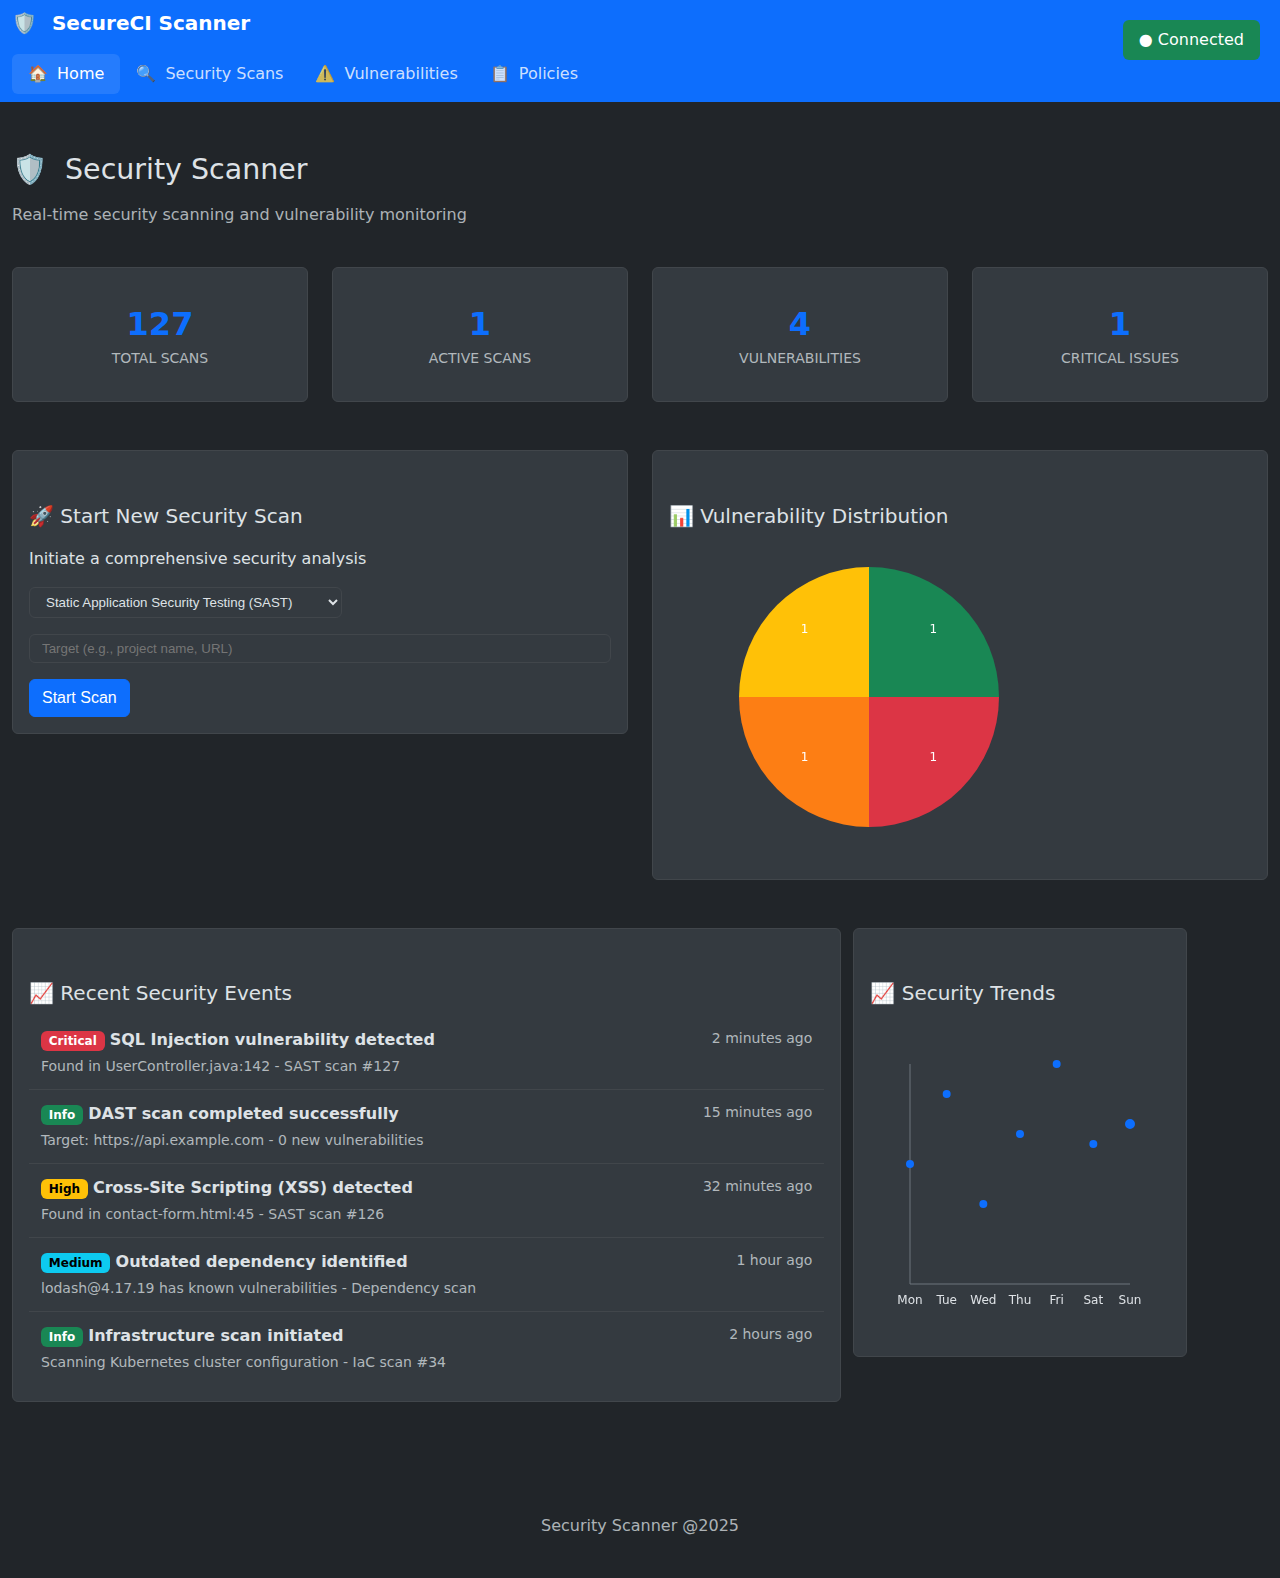
<file: index.html>
<!DOCTYPE html>
<html lang="en" data-bs-theme="dark">
<head>
    <meta charset="UTF-8">
    <meta name="viewport" content="width=device-width, initial-scale=1.0">
    <title>Security Scanner - Comprehensive Security Monitoring</title>
    
    <style>
        /* Bootstrap 5 Dark Theme with Security Focus */
        :root {
            --bs-blue: #0d6efd;
            --bs-indigo: #6610f2;
            --bs-purple: #6f42c1;
            --bs-pink: #d63384;
            --bs-red: #dc3545;
            --bs-orange: #fd7e14;
            --bs-yellow: #ffc107;
            --bs-green: #198754;
            --bs-teal: #20c997;
            --bs-cyan: #0dcaf0;
            --bs-white: #fff;
            --bs-gray: #6c757d;
            --bs-gray-dark: #343a40;
            --bs-gray-100: #f8f9fa;
            --bs-gray-200: #e9ecef;
            --bs-gray-300: #dee2e6;
            --bs-gray-400: #ced4da;
            --bs-gray-500: #adb5bd;
            --bs-gray-600: #6c757d;
            --bs-gray-700: #495057;
            --bs-gray-800: #343a40;
            --bs-gray-900: #212529;
            --bs-primary: #0d6efd;
            --bs-secondary: #6c757d;
            --bs-success: #198754;
            --bs-info: #0dcaf0;
            --bs-warning: #ffc107;
            --bs-danger: #dc3545;
            --bs-light: #f8f9fa;
            --bs-dark: #212529;
        }

        [data-bs-theme="dark"] {
            --bs-body-color: #dee2e6;
            --bs-body-bg: #212529;
            --bs-emphasis-color: #fff;
            --bs-secondary-color: rgba(222, 226, 230, .75);
            --bs-secondary-bg: #343a40;
            --bs-tertiary-color: rgba(222, 226, 230, .5);
            --bs-tertiary-bg: #2b3035;
            --bs-primary-bg-subtle: #031633;
            --bs-secondary-bg-subtle: #161719;
            --bs-success-bg-subtle: #051b11;
            --bs-info-bg-subtle: #032830;
            --bs-warning-bg-subtle: #332701;
            --bs-danger-bg-subtle: #2c0b0e;
            --bs-light-bg-subtle: #343a40;
            --bs-dark-bg-subtle: #1a1d20;
            --bs-primary-text-emphasis: #6ea8fe;
            --bs-secondary-text-emphasis: #a7acb1;
            --bs-success-text-emphasis: #75b798;
            --bs-info-text-emphasis: #6edff6;
            --bs-warning-text-emphasis: #ffda6a;
            --bs-danger-text-emphasis: #ea868f;
            --bs-light-text-emphasis: #f8f9fa;
            --bs-dark-text-emphasis: #dee2e6;
            --bs-primary-border-subtle: #084298;
            --bs-secondary-border-subtle: #41464b;
            --bs-success-border-subtle: #0f5132;
            --bs-info-border-subtle: #087990;
            --bs-warning-border-subtle: #997404;
            --bs-danger-border-subtle: #842029;
            --bs-light-border-subtle: #495057;
            --bs-dark-border-subtle: #343a40;
        }

        * {
            box-sizing: border-box;
        }

        body {
            margin: 0;
            font-family: system-ui, -apple-system, "Segoe UI", Roboto, "Helvetica Neue", "Noto Sans", "Liberation Sans", Arial, sans-serif;
            font-size: 1rem;
            font-weight: 400;
            line-height: 1.5;
            color: var(--bs-body-color);
            background-color: var(--bs-body-bg);
        }

        .container {
            width: 100%;
            padding-right: 0.75rem;
            padding-left: 0.75rem;
            margin-right: auto;
            margin-left: auto;
            max-width: 1320px;
        }

        .row {
            display: flex;
            flex-wrap: wrap;
            margin-right: -0.75rem;
            margin-left: -0.75rem;
        }

        .col, .col-md-3, .col-md-6, .col-md-8, .col-md-9, .col-12 {
            flex: 1 0 0%;
            padding-right: 0.75rem;
            padding-left: 0.75rem;
        }

        .col-md-3 { flex: 0 0 auto; width: 25%; }
        .col-md-6 { flex: 0 0 auto; width: 50%; }
        .col-md-8 { flex: 0 0 auto; width: 66.666667%; }
        .col-md-9 { flex: 0 0 auto; width: 75%; }
        .col-12 { flex: 0 0 auto; width: 100%; }

        .navbar {
            position: relative;
            display: flex;
            flex-wrap: wrap;
            align-items: center;
            justify-content: space-between;
            padding-top: 0.5rem;
            padding-bottom: 0.5rem;
            background-color: var(--bs-primary);
            color: white;
        }

        .navbar-brand {
            padding-top: 0.3125rem;
            padding-bottom: 0.3125rem;
            margin-right: 1rem;
            font-size: 1.25rem;
            text-decoration: none;
            color: white;
            font-weight: bold;
        }

        .nav {
            display: flex;
            flex-wrap: wrap;
            padding-left: 0;
            margin-bottom: 0;
            list-style: none;
        }

        .nav-link {
            display: block;
            padding: 0.5rem 1rem;
            text-decoration: none;
            color: rgba(255, 255, 255, 0.8);
            transition: color 0.15s ease-in-out;
        }

        .nav-link:hover,
        .nav-link.active {
            color: white;
            background-color: rgba(255, 255, 255, 0.1);
            border-radius: 0.375rem;
        }

        .card {
            position: relative;
            display: flex;
            flex-direction: column;
            min-width: 0;
            word-wrap: break-word;
            background-color: var(--bs-secondary-bg);
            border: 1px solid var(--bs-secondary-border-subtle);
            border-radius: 0.375rem;
            margin-bottom: 1.5rem;
        }

        .card-body {
            flex: 1 1 auto;
            padding: 1rem;
        }

        .card-title {
            margin-bottom: 0.5rem;
            font-size: 1.25rem;
            font-weight: 500;
        }

        .card-text {
            margin-bottom: 1rem;
        }

        .btn {
            display: inline-block;
            font-weight: 400;
            line-height: 1.5;
            color: var(--bs-body-color);
            text-align: center;
            text-decoration: none;
            vertical-align: middle;
            cursor: pointer;
            user-select: none;
            background-color: transparent;
            border: 1px solid transparent;
            padding: 0.375rem 0.75rem;
            font-size: 1rem;
            border-radius: 0.375rem;
            transition: color 0.15s ease-in-out, background-color 0.15s ease-in-out, border-color 0.15s ease-in-out, box-shadow 0.15s ease-in-out;
        }

        .btn-primary {
            color: #fff;
            background-color: var(--bs-primary);
            border-color: var(--bs-primary);
        }

        .btn-primary:hover {
            color: #fff;
            background-color: #0b5ed7;
            border-color: #0a58ca;
        }

        .btn-success {
            color: #fff;
            background-color: var(--bs-success);
            border-color: var(--bs-success);
        }

        .btn-danger {
            color: #fff;
            background-color: var(--bs-danger);
            border-color: var(--bs-danger);
        }

        .btn-warning {
            color: #000;
            background-color: var(--bs-warning);
            border-color: var(--bs-warning);
        }

        .badge {
            display: inline-block;
            padding: 0.35em 0.65em;
            font-size: 0.75em;
            font-weight: 700;
            line-height: 1;
            color: #fff;
            text-align: center;
            white-space: nowrap;
            vertical-align: baseline;
            border-radius: 0.375rem;
        }

        .badge.bg-danger { background-color: var(--bs-danger) !important; }
        .badge.bg-warning { background-color: var(--bs-warning) !important; color: #000; }
        .badge.bg-info { background-color: var(--bs-info) !important; color: #000; }
        .badge.bg-success { background-color: var(--bs-success) !important; }

        .alert {
            position: relative;
            padding: 1rem 1rem;
            margin-bottom: 1rem;
            border: 1px solid transparent;
            border-radius: 0.375rem;
        }

        .alert-info {
            color: #055160;
            background-color: var(--bs-info-bg-subtle);
            border-color: var(--bs-info-border-subtle);
        }

        .table {
            width: 100%;
            margin-bottom: 1rem;
            color: var(--bs-body-color);
            vertical-align: top;
            border-collapse: collapse;
        }

        .table th,
        .table td {
            padding: 0.5rem;
            border-bottom: 1px solid var(--bs-secondary-border-subtle);
        }

        .table-dark {
            background-color: var(--bs-dark);
        }

        .text-center { text-align: center; }
        .text-end { text-align: right; }
        .text-muted { color: var(--bs-secondary-color) !important; }
        .d-flex { display: flex !important; }
        .justify-content-between { justify-content: space-between !important; }
        .align-items-start { align-items: flex-start !important; }

        .mb-3 { margin-bottom: 1rem !important; }
        .mb-4 { margin-bottom: 1.5rem !important; }
        .mt-1 { margin-top: 0.25rem !important; }
        .mt-5 { margin-top: 3rem !important; }
        .py-4 { padding-top: 1.5rem !important; padding-bottom: 1.5rem !important; }
        .me-2 { margin-right: 0.5rem !important; }
        .me-auto { margin-right: auto !important; }

        .h3 {
            font-size: calc(1.3rem + 0.6vw);
            font-weight: 500;
            line-height: 1.2;
        }

        .h6 {
            font-size: 1rem;
            font-weight: 500;
        }

        .small {
            font-size: 0.875em;
        }

        .bg-dark {
            background-color: var(--bs-dark) !important;
        }

        .progress {
            display: flex;
            height: 1rem;
            overflow: hidden;
            font-size: 0.75rem;
            background-color: var(--bs-secondary-bg);
            border-radius: 0.375rem;
        }

        .progress-bar {
            display: flex;
            flex-direction: column;
            justify-content: center;
            overflow: hidden;
            color: #fff;
            text-align: center;
            white-space: nowrap;
            background-color: var(--bs-primary);
            transition: width 0.6s ease;
        }

        .connection-status {
            position: fixed;
            top: 20px;
            right: 20px;
            z-index: 1050;
            padding: 0.5rem 1rem;
            border-radius: 0.375rem;
            font-weight: 500;
        }

        .connection-status.connected {
            background-color: var(--bs-success);
            color: white;
        }

        .connection-status.disconnected {
            background-color: var(--bs-danger);
            color: white;
        }

        .chart-container {
            position: relative;
            height: 300px;
            margin: 1rem 0;
        }

        .metric-card {
            text-align: center;
            padding: 1rem;
        }

        .metric-number {
            font-size: 2rem;
            font-weight: bold;
            color: var(--bs-primary);
        }

        .metric-label {
            font-size: 0.875rem;
            color: var(--bs-secondary-color);
            text-transform: uppercase;
        }

        .scan-item {
            padding: 1rem;
            border-bottom: 1px solid var(--bs-secondary-border-subtle);
        }

        .scan-item:last-child {
            border-bottom: none;
        }

        .status-running {
            color: var(--bs-warning);
        }

        .status-completed {
            color: var(--bs-success);
        }

        .status-failed {
            color: var(--bs-danger);
        }

        .status-pending {
            color: var(--bs-info);
        }

        .footer {
            background-color: var(--bs-dark);
            margin-top: 3rem;
            padding: 1.5rem 0;
        }

        .event-item {
            padding: 0.75rem;
            border-bottom: 1px solid var(--bs-secondary-border-subtle);
            transition: background-color 0.15s ease-in-out;
        }

        .event-item:hover {
            background-color: var(--bs-tertiary-bg);
        }

        .event-item:last-child {
            border-bottom: none;
        }

        .event-time {
            font-size: 0.875rem;
            color: var(--bs-secondary-color);
        }

        /* Responsive Design */
        @media (max-width: 768px) {
            .col-md-3, .col-md-6, .col-md-8, .col-md-9 {
                flex: 0 0 auto;
                width: 100%;
            }
            
            .navbar {
                flex-direction: column;
            }
            
            .nav {
                width: 100%;
                justify-content: center;
                margin-top: 1rem;
            }
        }
    </style>
</head>
<body>
    <!-- Connection Status Indicator -->
    <div id="connectionStatus" class="connection-status disconnected">
        ● Disconnected
    </div>

    <!-- Navigation -->
    <nav class="navbar">
        <div class="container">
            <a class="navbar-brand" href="#home">
                <span style="margin-right: 0.5rem;">🛡️</span>
                SecureCI Scanner
            </a>
            
            <ul class="nav">
                <li class="nav-item">
                    <a class="nav-link active" href="#home" onclick="showSection('home')">
                        <span style="margin-right: 0.25rem;">🏠</span>
                        Home
                    </a>
                </li>
                <li class="nav-item">
                    <a class="nav-link" href="#scans" onclick="showSection('scans')">
                        <span style="margin-right: 0.25rem;">🔍</span>
                        Security Scans
                    </a>
                </li>
                <li class="nav-item">
                    <a class="nav-link" href="#vulnerabilities" onclick="showSection('vulnerabilities')">
                        <span style="margin-right: 0.25rem;">⚠️</span>
                        Vulnerabilities
                    </a>
                </li>
                <li class="nav-item">
                    <a class="nav-link" href="#policies" onclick="showSection('policies')">
                        <span style="margin-right: 0.25rem;">📋</span>
                        Policies
                    </a>
                </li>
            </ul>
        </div>
    </nav>

    <!-- Main Content -->
    <div class="container" style="margin-top: 2rem;">
        <!-- Home Section -->
        <section id="homeSection">
            <div class="row mb-4">
                <div class="col-12">
                    <h1 class="h3 mb-3">
                        <span style="margin-right: 0.5rem;">🛡️</span>
                        Security Scanner
                    </h1>
                    <p class="text-muted">Real-time security scanning and vulnerability monitoring</p>
                </div>
            </div>

            <!-- Real-time Metrics -->
            <div class="row mb-4">
                <div class="col-md-3">
                    <div class="card metric-card">
                        <div class="card-body">
                            <div class="metric-number" id="totalScans">127</div>
                            <div class="metric-label">Total Scans</div>
                        </div>
                    </div>
                </div>
                <div class="col-md-3">
                    <div class="card metric-card">
                        <div class="card-body">
                            <div class="metric-number" id="activeScans">3</div>
                            <div class="metric-label">Active Scans</div>
                        </div>
                    </div>
                </div>
                <div class="col-md-3">
                    <div class="card metric-card">
                        <div class="card-body">
                            <div class="metric-number" id="totalVulns">45</div>
                            <div class="metric-label">Vulnerabilities</div>
                        </div>
                    </div>
                </div>
                <div class="col-md-3">
                    <div class="card metric-card">
                        <div class="card-body">
                            <div class="metric-number" id="criticalVulns">7</div>
                            <div class="metric-label">Critical Issues</div>
                        </div>
                    </div>
                </div>
            </div>

            <!-- Start New Scan -->
            <div class="row mb-4">
                <div class="col-md-6">
                    <div class="card">
                        <div class="card-body">
                            <h5 class="card-title">🚀 Start New Security Scan</h5>
                            <p class="card-text">Initiate a comprehensive security analysis</p>
                            <select id="scanType" class="form-select mb-3" style="padding: 0.375rem 0.75rem; border: 1px solid var(--bs-secondary-border-subtle); border-radius: 0.375rem; background-color: var(--bs-secondary-bg); color: var(--bs-body-color);">
                                <option value="SAST">Static Application Security Testing (SAST)</option>
                                <option value="DAST">Dynamic Application Security Testing (DAST)</option>
                                <option value="IaC">Infrastructure as Code Scanning</option>
                            </select>
                            <input type="text" id="scanTarget" placeholder="Target (e.g., project name, URL)" 
                                   style="width: 100%; padding: 0.375rem 0.75rem; border: 1px solid var(--bs-secondary-border-subtle); border-radius: 0.375rem; background-color: var(--bs-secondary-bg); color: var(--bs-body-color); margin-bottom: 1rem;">
                            <button class="btn btn-primary" onclick="startScan()">Start Scan</button>
                        </div>
                    </div>
                </div>
                <div class="col-md-6">
                    <div class="card">
                        <div class="card-body">
                            <h5 class="card-title">📊 Vulnerability Distribution</h5>
                            <div class="chart-container">
                                <canvas id="severityChart" width="400" height="300"></canvas>
                            </div>
                        </div>
                    </div>
                </div>
            </div>

            <!-- Recent Activity -->
            <div class="row">
                <div class="col-md-8">
                    <div class="card">
                        <div class="card-body">
                            <h5 class="card-title">📈 Recent Security Events</h5>
                            <div id="recentEvents">
                                <div class="event-item">
                                    <div class="d-flex justify-content-between align-items-start">
                                        <div>
                                            <span class="badge bg-danger">Critical</span>
                                            <strong>SQL Injection vulnerability detected</strong>
                                        </div>
                                        <div class="event-time">2 minutes ago</div>
                                    </div>
                                    <div class="small text-muted mt-1">
                                        Found in UserController.java:142 - SAST scan #127
                                    </div>
                                </div>
                                <div class="event-item">
                                    <div class="d-flex justify-content-between align-items-start">
                                        <div>
                                            <span class="badge bg-success">Info</span>
                                            <strong>DAST scan completed successfully</strong>
                                        </div>
                                        <div class="event-time">15 minutes ago</div>
                                    </div>
                                    <div class="small text-muted mt-1">
                                        Target: https://api.example.com - 0 new vulnerabilities
                                    </div>
                                </div>
                                <div class="event-item">
                                    <div class="d-flex justify-content-between align-items-start">
                                        <div>
                                            <span class="badge bg-warning">High</span>
                                            <strong>Cross-Site Scripting (XSS) detected</strong>
                                        </div>
                                        <div class="event-time">32 minutes ago</div>
                                    </div>
                                    <div class="small text-muted mt-1">
                                        Found in contact-form.html:45 - SAST scan #126
                                    </div>
                                </div>
                                <div class="event-item">
                                    <div class="d-flex justify-content-between align-items-start">
                                        <div>
                                            <span class="badge bg-info">Medium</span>
                                            <strong>Outdated dependency identified</strong>
                                        </div>
                                        <div class="event-time">1 hour ago</div>
                                    </div>
                                    <div class="small text-muted mt-1">
                                        lodash@4.17.19 has known vulnerabilities - Dependency scan
                                    </div>
                                </div>
                                <div class="event-item">
                                    <div class="d-flex justify-content-between align-items-start">
                                        <div>
                                            <span class="badge bg-success">Info</span>
                                            <strong>Infrastructure scan initiated</strong>
                                        </div>
                                        <div class="event-time">2 hours ago</div>
                                    </div>
                                    <div class="small text-muted mt-1">
                                        Scanning Kubernetes cluster configuration - IaC scan #34
                                    </div>
                                </div>
                            </div>
                        </div>
                    </div>
                </div>
                <div class="col-md-4">
                    <div class="card">
                        <div class="card-body">
                            <h5 class="card-title">📈 Security Trends</h5>
                            <div class="chart-container">
                                <canvas id="trendsChart" width="300" height="300"></canvas>
                            </div>
                        </div>
                    </div>
                </div>
            </div>
        </section>

        <!-- Scans Section -->
        <section id="scansSection" style="display: none;">
            <div class="row mb-4">
                <div class="col-12">
                    <h1 class="h3 mb-3">
                        <span style="margin-right: 0.5rem;">🔍</span>
                        Security Scans
                    </h1>
                    <p class="text-muted">Monitor and manage security scanning activities</p>
                </div>
            </div>

            <div class="card">
                <div class="card-body">
                    <div id="scansList">
                        <div class="scan-item">
                            <div class="row">
                                <div class="col-md-3">
                                    <strong>SAST Scan #127</strong><br>
                                    <small class="text-muted">Started 5 minutes ago</small>
                                </div>
                                <div class="col-md-3">
                                    <span class="badge bg-warning status-running">Running</span>
                                </div>
                                <div class="col-md-6">
                                    <div class="progress">
                                        <div class="progress-bar" role="progressbar" style="width: 65%"></div>
                                    </div>
                                    <small class="text-muted">Analyzing source code...</small>
                                </div>
                            </div>
                        </div>
                        <div class="scan-item">
                            <div class="row">
                                <div class="col-md-3">
                                    <strong>DAST Scan #126</strong><br>
                                    <small class="text-muted">Completed 15 minutes ago</small>
                                </div>
                                <div class="col-md-3">
                                    <span class="badge bg-success status-completed">Completed</span>
                                </div>
                                <div class="col-md-6">
                                    <small class="text-muted">Found 0 new vulnerabilities</small>
                                </div>
                            </div>
                        </div>
                        <div class="scan-item">
                            <div class="row">
                                <div class="col-md-3">
                                    <strong>SAST Scan #125</strong><br>
                                    <small class="text-muted">Completed 32 minutes ago</small>
                                </div>
                                <div class="col-md-3">
                                    <span class="badge bg-success status-completed">Completed</span>
                                </div>
                                <div class="col-md-6">
                                    <small class="text-muted">Found 2 vulnerabilities (1 High, 1 Medium)</small>
                                </div>
                            </div>
                        </div>
                        <div class="scan-item">
                            <div class="row">
                                <div class="col-md-3">
                                    <strong>IaC Scan #34</strong><br>
                                    <small class="text-muted">Completed 2 hours ago</small>
                                </div>
                                <div class="col-md-3">
                                    <span class="badge bg-success status-completed">Completed</span>
                                </div>
                                <div class="col-md-6">
                                    <small class="text-muted">Kubernetes configuration validated</small>
                                </div>
                            </div>
                        </div>
                    </div>
                </div>
            </div>
        </section>

        <!-- Vulnerabilities Section -->
        <section id="vulnerabilitiesSection" style="display: none;">
            <div class="row mb-4">
                <div class="col-12">
                    <h1 class="h3 mb-3">
                        <span style="margin-right: 0.5rem;">⚠️</span>
                        Vulnerabilities
                    </h1>
                    <p class="text-muted">Security issues discovered during scanning</p>
                </div>
            </div>

            <div class="card">
                <div class="card-body">
                    <table class="table table-dark">
                        <thead>
                            <tr>
                                <th>Severity</th>
                                <th>Type</th>
                                <th>Description</th>
                                <th>File</th>
                                <th>CVSS</th>
                                <th>Actions</th>
                            </tr>
                        </thead>
                        <tbody id="vulnerabilitiesTable">
                            <!-- Dynamic vulnerabilities will be inserted here -->
                        </tbody>
                    </table>
                </div>
            </div>
        </section>

        <!-- Policies Section -->
        <section id="policiesSection" style="display: none;">
            <div class="row mb-4">
                <div class="col-12">
                    <h1 class="h3 mb-3">
                        <span style="margin-right: 0.5rem;">📋</span>
                        Policy Management
                    </h1>
                    <p class="text-muted">Manage HashiCorp Sentinel and OPA policies for security governance</p>
                </div>
            </div>

            <!-- Policy Overview -->
            <div class="row mb-4">
                <div class="col-md-3">
                    <div class="card">
                        <div class="card-body text-center">
                            <h5 class="card-title">Active Policies</h5>
                            <h2 class="text-info" id="totalPolicies">12</h2>
                            <small class="text-muted">Sentinel + OPA</small>
                        </div>
                    </div>
                </div>
                <div class="col-md-3">
                    <div class="card">
                        <div class="card-body text-center">
                            <h5 class="card-title">Policy Violations</h5>
                            <h2 class="text-danger" id="policyViolations">3</h2>
                            <small class="text-muted">Requires attention</small>
                        </div>
                    </div>
                </div>
                <div class="col-md-3">
                    <div class="card">
                        <div class="card-body text-center">
                            <h5 class="card-title">Compliance Score</h5>
                            <h2 class="text-success" id="complianceScore">87%</h2>
                            <small class="text-muted">Overall compliance</small>
                        </div>
                    </div>
                </div>
                <div class="col-md-3">
                    <div class="card">
                        <div class="card-body text-center">
                            <h5 class="card-title">Last Check</h5>
                            <h2 class="text-warning" id="lastPolicyCheck">2m</h2>
                            <small class="text-muted">ago</small>
                        </div>
                    </div>
                </div>
            </div>

            <!-- HashiCorp Sentinel Policies -->
            <div class="row mb-4">
                <div class="col-12">
                    <div class="card">
                        <div class="card-header d-flex justify-content-between align-items-center">
                            <h5 class="mb-0">HashiCorp Sentinel Policies</h5>
                            <button class="btn btn-success btn-sm" onclick="createSentinelPolicy()">+ New Policy</button>
                        </div>
                        <div class="card-body">
                            <div id="sentinelPolicies">
                                <!-- Sentinel policies will be loaded here -->
                            </div>
                        </div>
                    </div>
                </div>
            </div>

            <!-- OPA Policies -->
            <div class="row mb-4">
                <div class="col-12">
                    <div class="card">
                        <div class="card-header d-flex justify-content-between align-items-center">
                            <h5 class="mb-0">Open Policy Agent (OPA) Policies</h5>
                            <button class="btn btn-success btn-sm" onclick="createOPAPolicy()">+ New Policy</button>
                        </div>
                        <div class="card-body">
                            <div id="opaPolicies">
                                <!-- OPA policies will be loaded here -->
                            </div>
                        </div>
                    </div>
                </div>
            </div>

            <!-- Policy Violations -->
            <div class="row mb-4">
                <div class="col-12">
                    <div class="card">
                        <div class="card-header">
                            <h5 class="mb-0">Recent Policy Violations</h5>
                        </div>
                        <div class="card-body">
                            <div id="policyViolationsList">
                                <!-- Policy violations will be loaded here -->
                            </div>
                        </div>
                    </div>
                </div>
            </div>
        </section>
    </div>

    <!-- Footer -->
    <footer class="footer bg-dark py-4">
        <div class="container">
            <div class="row">
                <div class="col-12 text-center">
                    <p class="text-muted mb-0">Security Scanner @2025</p>
                </div>
            </div>
        </div>
    </footer>

    <script>
        // Application State - all dynamic
        let scanData = {
            totalScans: 127,
            activeScans: 1, // Only the running SAST scan
            totalVulns: 0,
            criticalVulns: 0
        };

        let severityData = {
            critical: 0,
            high: 0,
            medium: 0,
            low: 0
        };
        
        // Initialize severity data from existing vulnerabilities
        function initializeSeverityData() {
            severityData = { critical: 0, high: 0, medium: 0, low: 0 };
            vulnerabilities.forEach(vuln => {
                const severity = vuln.severity.toLowerCase();
                if (severityData[severity] !== undefined) {
                    severityData[severity]++;
                }
            });
            scanData.totalVulns = severityData.critical + severityData.high + severityData.medium + severityData.low;
            scanData.criticalVulns = severityData.critical;
        }

        let trendsData = {
            labels: ['Mon', 'Tue', 'Wed', 'Thu', 'Fri', 'Sat', 'Sun'],
            data: [12, 19, 8, 15, 22, 14, 16]
        };

        let runningScans = [];
        let scanCounter = 128;
        let lastScanTime = Date.now();
        
        // Dynamic vulnerabilities list
        let vulnerabilities = [
            {
                id: 1,
                severity: 'Critical',
                type: 'SQL Injection',
                description: 'Potential SQL injection vulnerability detected',
                file: 'src/main/java/UserController.java:142',
                cvss: '9.1',
                discovered: Date.now() - 7200000 // 2 hours ago
            },
            {
                id: 2,
                severity: 'High',
                type: 'Cross-Site Scripting',
                description: 'XSS vulnerability in user input handling',
                file: 'src/templates/contact-form.html:45',
                cvss: '7.4',
                discovered: Date.now() - 5400000 // 1.5 hours ago
            },
            {
                id: 3,
                severity: 'Medium',
                type: 'Dependency Vulnerability',
                description: 'Outdated lodash version with known vulnerabilities',
                file: 'package.json',
                cvss: '5.3',
                discovered: Date.now() - 3600000 // 1 hour ago
            },
            {
                id: 4,
                severity: 'Low',
                type: 'Information Disclosure',
                description: 'Server version exposed in HTTP headers',
                file: 'src/config/server.js:23',
                cvss: '3.1',
                discovered: Date.now() - 1800000 // 30 minutes ago
            }
        ];
        let vulnIdCounter = 5;
        
        // Policy Management State
        let policyData = {
            totalPolicies: 12,
            violations: 3,
            complianceScore: 87,
            lastCheck: Date.now() - 120000 // 2 minutes ago
        };
        
        // Mock HashiCorp Sentinel Policies
        let sentinelPolicies = [
            {
                id: 1,
                name: 'terraform-security-baseline',
                description: 'Enforces security baseline for Terraform resources',
                status: 'active',
                enforcement: 'hard-mandatory',
                lastUpdated: Date.now() - 3600000, // 1 hour ago
                violations: 0,
                code: `# terraform-security-baseline.sentinel\n\nimport "tfplan/v2" as tfplan\nimport "strings"\n\n# Check that all EC2 instances have security groups\nec2_instances_without_sg = filter tfplan.resource_changes as _, rc {\n    rc.type is "aws_instance" and\n    rc.change.after.security_groups is empty and\n    rc.change.after.vpc_security_group_ids is empty\n}\n\n# Main rule\nmain = rule {\n    length(ec2_instances_without_sg) == 0\n}`
            },
            {
                id: 2,
                name: 'kubernetes-pod-security',
                description: 'Validates Kubernetes pod security standards',
                status: 'active',
                enforcement: 'advisory',
                lastUpdated: Date.now() - 7200000, // 2 hours ago
                violations: 2,
                code: `# kubernetes-pod-security.sentinel\n\nimport "kubernetes" as k8s\n\n# Check that pods don't run as root\npods_running_as_root = filter k8s.resources.pods as _, pod {\n    pod.spec.securityContext.runAsUser is 0\n}\n\n# Check for privileged containers\nprivileged_containers = filter k8s.resources.pods as _, pod {\n    any pod.spec.containers as container {\n        container.securityContext.privileged is true\n    }\n}\n\n# Main rule\nmain = rule {\n    length(pods_running_as_root) == 0 and\n    length(privileged_containers) == 0\n}`
            },
            {
                id: 3,
                name: 'aws-cost-control',
                description: 'Controls AWS resource costs and instance types',
                status: 'active',
                enforcement: 'soft-mandatory',
                lastUpdated: Date.now() - 1800000, // 30 minutes ago
                violations: 1,
                code: `# aws-cost-control.sentinel\n\nimport "tfplan/v2" as tfplan\n\n# Allowed instance types\nallowed_instance_types = [\n    "t3.micro", "t3.small", "t3.medium",\n    "t2.micro", "t2.small", "t2.medium"\n]\n\n# Find expensive instances\nexpensive_instances = filter tfplan.resource_changes as _, rc {\n    rc.type is "aws_instance" and\n    rc.change.after.instance_type not in allowed_instance_types\n}\n\n# Main rule\nmain = rule {\n    length(expensive_instances) == 0\n}`
            }
        ];
        
        // Mock OPA Policies
        let opaPolicies = [
            {
                id: 1,
                name: 'container-security-policy',
                description: 'Enforces container security best practices',
                status: 'active',
                namespace: 'security',
                lastUpdated: Date.now() - 5400000, // 1.5 hours ago
                violations: 0,
                code: `# container-security-policy.rego\n\npackage security.containers\n\ndefault allow = false\n\n# Allow containers that meet security requirements\nallow {\n    input.securityContext.runAsNonRoot == true\n    input.securityContext.readOnlyRootFilesystem == true\n    not input.securityContext.privileged\n    input.securityContext.allowPrivilegeEscalation == false\n}\n\n# Deny containers with dangerous capabilities\ndeny[msg] {\n    input.securityContext.capabilities.add[_] == "SYS_ADMIN"\n    msg := "Container cannot have SYS_ADMIN capability"\n}\n\ndeny[msg] {\n    input.image\n    not startswith(input.image, "my-registry.com/")\n    msg := "Container image must be from approved registry"\n}`
            },
            {
                id: 2,
                name: 'ingress-policy',
                description: 'Controls ingress traffic and SSL requirements',
                status: 'active',
                namespace: 'networking',
                lastUpdated: Date.now() - 10800000, // 3 hours ago
                violations: 1,
                code: `# ingress-policy.rego\n\npackage networking.ingress\n\n# Require HTTPS for all ingresses\nrequire_https[msg] {\n    input.kind == "Ingress"\n    not input.metadata.annotations["kubernetes.io/ingress.class"]\n    msg := "Ingress must specify ingress class"\n}\n\nrequire_https[msg] {\n    input.kind == "Ingress"\n    not input.spec.tls\n    msg := "Ingress must use TLS/HTTPS"\n}\n\n# Check for allowed hosts\nallowed_hosts := [\n    "api.mycompany.com",\n    "app.mycompany.com",\n    "admin.mycompany.com"\n]\n\ndeny[msg] {\n    input.kind == "Ingress"\n    host := input.spec.rules[_].host\n    not host in allowed_hosts\n    msg := sprintf("Host %v is not in allowed hosts list", [host])\n}`
            },
            {
                id: 3,
                name: 'rbac-policy',
                description: 'Manages RBAC permissions and least privilege',
                status: 'active',
                namespace: 'security',
                lastUpdated: Date.now() - 900000, // 15 minutes ago
                violations: 0,
                code: `# rbac-policy.rego\n\npackage security.rbac\n\n# Prevent cluster-admin role bindings\ndeny[msg] {\n    input.kind == "ClusterRoleBinding"\n    input.roleRef.name == "cluster-admin"\n    msg := "cluster-admin role binding is not allowed"\n}\n\n# Require justification for privileged roles\nrequire_justification[msg] {\n    input.kind == "RoleBinding"\n    privileged_roles := ["admin", "edit", "cluster-admin"]\n    input.roleRef.name in privileged_roles\n    not input.metadata.annotations["justification"]\n    msg := "Privileged role bindings must have justification annotation"\n}\n\n# Check for service account permissions\nallow_service_account {\n    input.kind == "ServiceAccount"\n    input.metadata.namespace != "kube-system"\n    input.metadata.name != "default"\n}`
            }
        ];
        
        // Mock Policy Violations
        let policyViolations = [
            {
                id: 1,
                policyName: 'kubernetes-pod-security',
                policyType: 'sentinel',
                severity: 'High',
                resource: 'pod/nginx-deployment-7d8c4c8c8f-abc12',
                namespace: 'production',
                violation: 'Pod is running as root user (UID 0)',
                timestamp: Date.now() - 300000, // 5 minutes ago
                status: 'open'
            },
            {
                id: 2,
                policyName: 'ingress-policy',
                policyType: 'opa',
                severity: 'Medium',
                resource: 'ingress/api-gateway',
                namespace: 'staging',
                violation: 'Ingress host api-staging.example.com not in allowed hosts list',
                timestamp: Date.now() - 1800000, // 30 minutes ago
                status: 'open'
            },
            {
                id: 3,
                policyName: 'aws-cost-control',
                policyType: 'sentinel',
                severity: 'Critical',
                resource: 'aws_instance.web_server',
                namespace: 'infrastructure',
                violation: 'Instance type m5.xlarge exceeds allowed cost limits',
                timestamp: Date.now() - 600000, // 10 minutes ago
                status: 'open'
            }
        ];
        
        // Initialize with some default scans
        function initializeDefaultScans() {
            runningScans = [
                {
                    id: 127,
                    type: 'SAST',
                    target: 'current_project',
                    startTime: Date.now() - 45000, // 45 seconds ago, still progressing
                    progress: 0,
                    status: 'running'
                },
                {
                    id: 126,
                    type: 'DAST',
                    target: 'https://api.example.com',
                    startTime: Date.now() - 900000, // 15 minutes ago
                    progress: 100,
                    status: 'completed',
                    findings: 0
                },
                {
                    id: 125,
                    type: 'SAST',
                    target: 'current_project',
                    startTime: Date.now() - 1920000, // 32 minutes ago
                    progress: 100,
                    status: 'completed',
                    findings: 2
                },
                {
                    id: 124,
                    type: 'IaC',
                    target: 'kubernetes-config',
                    startTime: Date.now() - 7200000, // 2 hours ago
                    progress: 100,
                    status: 'completed',
                    findings: 0
                }
            ];
        }

        // Initialize Application
        document.addEventListener('DOMContentLoaded', function() {
            console.log('Security Scanner Application Starting...');
            
            // Initialize components in proper order
            initializeDefaultScans();
            initializeSeverityData(); // Calculate from existing vulnerabilities
            initializePolicyData(); // Initialize policy management
            updateMetrics();
            initializeCharts();
            updateConnectionStatus();
            updateScansList();
            updateVulnerabilitiesTable();
            loadPolicyManagement();
            
            // Start real-time updates - more frequent for smooth progress
            setInterval(updateLiveData, 2000); // Every 2 seconds for better progress visibility
            setInterval(updateConnectionStatus, 30000); // Check connection less frequently
            
            console.log('Security Scanner Application Initialized');
        });

        // Navigation Management
        function showSection(sectionName) {
            // Hide all sections
            const sections = ['homeSection', 'scansSection', 'vulnerabilitiesSection', 'policiesSection'];
            sections.forEach(section => {
                const element = document.getElementById(section);
                if (element) {
                    element.style.display = 'none';
                }
            });
            
            // Show selected section
            const targetSection = document.getElementById(sectionName + 'Section');
            if (targetSection) {
                targetSection.style.display = 'block';
            }
            
            // Update navigation
            document.querySelectorAll('.nav-link').forEach(link => {
                link.classList.remove('active');
            });
            
            const activeLink = document.querySelector(`[href="#${sectionName}"]`);
            if (activeLink) {
                activeLink.classList.add('active');
            }
            
            console.log(`Switched to section: ${sectionName}`);
        }

        // Connection Status Management
        function updateConnectionStatus() {
            const statusElement = document.getElementById('connectionStatus');
            // Keep connection stable - only change rarely
            const isConnected = Math.random() > 0.02; // 98% connection rate
            
            if (isConnected) {
                statusElement.textContent = '● Connected';
                statusElement.className = 'connection-status connected';
            } else {
                statusElement.textContent = '● Disconnected';
                statusElement.className = 'connection-status disconnected';
            }
        }

        // Data Management
        function updateMetrics() {
            document.getElementById('totalScans').textContent = scanData.totalScans;
            document.getElementById('activeScans').textContent = scanData.activeScans;
            document.getElementById('totalVulns').textContent = scanData.totalVulns;
            document.getElementById('criticalVulns').textContent = scanData.criticalVulns;
        }

        function updateLiveData() {
            // Update running scans (this handles progress and completion)
            updateRunningScans();
            
            // Update trends data periodically (less frequently)
            if (Math.random() > 0.95) {
                trendsData.data.shift();
                trendsData.data.push(scanData.totalVulns || Math.floor(Math.random() * 15) + 5);
                initializeCharts(); // Redraw charts when trends change
            }
            
            // Update metrics to reflect current state
            updateMetrics();
            
            if (Math.random() > 0.9) {
                console.log('Data updated via polling');
            }
        }

        // Scan Management
        function startScan() {
            const scanType = document.getElementById('scanType').value;
            const target = document.getElementById('scanTarget').value || 'current_project';
            
            console.log(`Starting ${scanType} scan on ${target}`);
            
            // Create new scan
            const newScan = {
                id: scanCounter++,
                type: scanType,
                target: target,
                startTime: Date.now(),
                progress: 0,
                status: 'running'
            };
            
            runningScans.push(newScan);
            scanData.activeScans += 1;
            scanData.totalScans += 1;
            updateMetrics();
            updateScansList();
            
            // Show success message
            showAlert(`${scanType} scan started successfully for target: ${target}`, 'success');
        }
        
        function updateRunningScans() {
            runningScans.forEach((scan, index) => {
                if (scan.status === 'running') {
                    // Update progress smoothly
                    const elapsed = Date.now() - scan.startTime;
                    const totalTime = 60000; // 1 minute scan time
                    const newProgress = Math.min(Math.floor((elapsed / totalTime) * 100), 100);
                    
                    // Only update if progress actually changed for smoother updates
                    if (newProgress > scan.progress) {
                        scan.progress = newProgress;
                    }
                    
                    // Complete scan when progress reaches 100%
                    if (scan.progress >= 100) {
                        scan.status = 'completed';
                        scanData.activeScans = Math.max(0, scanData.activeScans - 1);
                        
                        // Generate realistic findings based on scan type
                        let findings = 0;
                        if (scan.type === 'SAST') {
                            findings = Math.floor(Math.random() * 4) + 1; // 1-4 findings
                        } else if (scan.type === 'DAST') {
                            findings = Math.floor(Math.random() * 3); // 0-2 findings
                        } else if (scan.type === 'IaC') {
                            findings = Math.floor(Math.random() * 2); // 0-1 findings
                        }
                        
                        scan.findings = findings;
                        
                        if (findings > 0) {
                            addNewEvent(scan.type, findings);
                            
                            // Add actual vulnerabilities to the vulnerabilities section
                            const severities = ['Critical', 'High', 'Medium', 'Low'];
                            const weights = [0.1, 0.2, 0.4, 0.3]; // More medium/low, fewer critical
                            
                            for (let i = 0; i < findings; i++) {
                                const rand = Math.random();
                                let severity = 'Low';
                                if (rand < weights[0]) severity = 'Critical';
                                else if (rand < weights[0] + weights[1]) severity = 'High';
                                else if (rand < weights[0] + weights[1] + weights[2]) severity = 'Medium';
                                
                                addNewVulnerability(scan.type, severity);
                            }
                        }
                        
                        showAlert(`${scan.type} scan completed - Found ${findings} ${findings === 1 ? 'issue' : 'issues'}`, findings > 0 ? 'warning' : 'success');
                        updateMetrics();
                    }
                }
            });
            
            // Remove old completed scans (keep last 10)
            if (runningScans.length > 10) {
                runningScans = runningScans.slice(-10);
            }
            
            updateScansList();
        }
        
        function updateScansList() {
            const scansList = document.getElementById('scansList');
            if (!scansList) return;
            
            scansList.innerHTML = '';
            
            // Show running scans first
            runningScans.slice(-5).reverse().forEach(scan => {
                const timeAgo = Math.max(0, Math.floor((Date.now() - scan.startTime) / 60000));
                const secondsAgo = Math.max(0, Math.floor((Date.now() - scan.startTime) / 1000));
                const scanItem = document.createElement('div');
                scanItem.className = 'scan-item';
                
                if (scan.status === 'running') {
                    let statusMessage = 'Analyzing source code...';
                    let progressDetail = `${scan.progress}% complete`;
                    
                    if (scan.type === 'DAST') {
                        statusMessage = 'Testing web application...';
                        progressDetail = `${scan.progress}% - Testing endpoints`;
                    } else if (scan.type === 'IaC') {
                        statusMessage = 'Validating infrastructure config...';
                        progressDetail = `${scan.progress}% - Checking policies`;
                    } else if (scan.type === 'SAST') {
                        progressDetail = `${scan.progress}% - Scanning ${scan.target}`;
                    }
                    
                    const timeDisplay = timeAgo > 0 ? `${timeAgo} minutes ago` : `${secondsAgo} seconds ago`;
                    
                    scanItem.innerHTML = `
                        <div class="row">
                            <div class="col-md-3">
                                <strong>${scan.type} Scan #${scan.id}</strong><br>
                                <small class="text-muted">Started ${timeDisplay}</small>
                            </div>
                            <div class="col-md-3">
                                <span class="badge bg-warning status-running">Running</span>
                            </div>
                            <div class="col-md-6">
                                <div class="progress mb-1">
                                    <div class="progress-bar progress-bar-striped progress-bar-animated" 
                                         role="progressbar" style="width: ${scan.progress}%"></div>
                                </div>
                                <small class="text-muted">${progressDetail}</small>
                            </div>
                        </div>
                    `;
                } else {
                    const findings = scan.findings !== undefined ? scan.findings : 0;
                    let resultMessage = '';
                    
                    if (findings === 0) {
                        if (scan.type === 'DAST') {
                            resultMessage = `Target: ${scan.target} - No vulnerabilities found`;
                        } else if (scan.type === 'IaC') {
                            resultMessage = `${scan.target} configuration validated - Clean`;
                        } else {
                            resultMessage = 'No vulnerabilities found';
                        }
                    } else {
                        if (scan.type === 'SAST') {
                            resultMessage = `Found ${findings} code ${findings === 1 ? 'issue' : 'issues'} in ${scan.target}`;
                        } else if (scan.type === 'DAST') {
                            resultMessage = `Found ${findings} web ${findings === 1 ? 'vulnerability' : 'vulnerabilities'}`;
                        } else {
                            resultMessage = `Found ${findings} configuration ${findings === 1 ? 'issue' : 'issues'}`;
                        }
                    }
                    
                    const timeDisplay = timeAgo > 0 ? `${timeAgo} minutes ago` : `${secondsAgo} seconds ago`;
                    
                    scanItem.innerHTML = `
                        <div class="row">
                            <div class="col-md-3">
                                <strong>${scan.type} Scan #${scan.id}</strong><br>
                                <small class="text-muted">Completed ${timeDisplay}</small>
                            </div>
                            <div class="col-md-3">
                                <span class="badge ${findings > 0 ? 'bg-warning' : 'bg-success'} status-completed">
                                    ${findings > 0 ? 'Issues Found' : 'Clean'}
                                </span>
                            </div>
                            <div class="col-md-6">
                                <small class="text-muted">${resultMessage}</small>
                            </div>
                        </div>
                    `;
                }
                
                scansList.appendChild(scanItem);
            });
        }
        
        function addNewEvent(scanType, findings) {
            const eventsContainer = document.getElementById('recentEvents');
            if (!eventsContainer) return;
            
            const severityTypes = ['Critical', 'High', 'Medium', 'Low'];
            const severityColors = ['bg-danger', 'bg-warning', 'bg-info', 'bg-success'];
            const eventTypes = [
                'SQL Injection vulnerability detected',
                'Cross-Site Scripting (XSS) found',
                'Insecure dependency identified',
                'Authentication bypass detected',
                'Information disclosure found'
            ];
            
            for (let i = 0; i < findings; i++) {
                const severityIndex = Math.floor(Math.random() * severityTypes.length);
                const eventType = eventTypes[Math.floor(Math.random() * eventTypes.length)];
                
                const newEvent = document.createElement('div');
                newEvent.className = 'event-item';
                newEvent.innerHTML = `
                    <div class="d-flex justify-content-between align-items-start">
                        <div>
                            <span class="badge ${severityColors[severityIndex]}">${severityTypes[severityIndex]}</span>
                            <strong>${eventType}</strong>
                        </div>
                        <div class="event-time">Just now</div>
                    </div>
                    <div class="small text-muted mt-1">
                        Found in scan #${scanCounter - 1} - ${scanType} analysis
                    </div>
                `;
                
                // Insert at the beginning
                eventsContainer.insertBefore(newEvent, eventsContainer.firstChild);
                
                // Remove old events if too many
                if (eventsContainer.children.length > 8) {
                    eventsContainer.removeChild(eventsContainer.lastChild);
                }
            }
        }
        
        function showVulnDetails(vulnType, severity, file) {
            const details = {
                'SQL Injection': {
                    description: 'SQL injection vulnerability allows attackers to execute malicious SQL statements.',
                    recommendation: 'Use parameterized queries and input validation.',
                    cwe: 'CWE-89'
                },
                'Cross-Site Scripting': {
                    description: 'XSS vulnerability allows execution of malicious scripts in user browsers.',
                    recommendation: 'Implement proper input sanitization and output encoding.',
                    cwe: 'CWE-79'
                },
                'Dependency Vulnerability': {
                    description: 'Outdated dependency contains known security vulnerabilities.',
                    recommendation: 'Update to the latest secure version of the dependency.',
                    cwe: 'CWE-1104'
                },
                'Information Disclosure': {
                    description: 'Sensitive information is exposed to unauthorized users.',
                    recommendation: 'Remove or restrict access to sensitive information.',
                    cwe: 'CWE-200'
                }
            };
            
            const detail = details[vulnType] || { description: 'No details available', recommendation: 'Review manually', cwe: 'N/A' };
            
            alert(`🔍 Vulnerability Details\n\nType: ${vulnType}\nSeverity: ${severity}\nFile: ${file}\n\nDescription: ${detail.description}\n\nRecommendation: ${detail.recommendation}\n\nCWE: ${detail.cwe}`);
        }
        
        // Vulnerability Management
        function updateVulnerabilitiesTable() {
            const tbody = document.getElementById('vulnerabilitiesTable');
            if (!tbody) return;
            
            tbody.innerHTML = '';
            
            vulnerabilities.forEach(vuln => {
                const timeAgo = Math.floor((Date.now() - vuln.discovered) / 60000);
                const severityClass = {
                    'Critical': 'bg-danger',
                    'High': 'bg-warning', 
                    'Medium': 'bg-info',
                    'Low': 'bg-success'
                }[vuln.severity] || 'bg-secondary';
                
                const row = document.createElement('tr');
                row.innerHTML = `
                    <td><span class="badge ${severityClass}">${vuln.severity}</span></td>
                    <td>${vuln.type}</td>
                    <td>${vuln.description}</td>
                    <td>${vuln.file}</td>
                    <td>${vuln.cvss}</td>
                    <td><button class="btn btn-primary" style="font-size: 0.75rem; padding: 0.25rem 0.5rem;" onclick="showVulnDetails('${vuln.type}', '${vuln.severity}', '${vuln.file}')">View Details</button></td>
                `;
                tbody.appendChild(row);
            });
        }
        
        function addNewVulnerability(scanType, severity, description) {
            const vulnTypes = {
                'SAST': [
                    'SQL Injection',
                    'Cross-Site Scripting',
                    'Command Injection',
                    'Path Traversal',
                    'Insecure Deserialization'
                ],
                'DAST': [
                    'Authentication Bypass',
                    'Session Fixation',
                    'Broken Access Control',
                    'Security Misconfiguration',
                    'XML External Entity'
                ],
                'IaC': [
                    'Insecure Port Configuration',
                    'Privilege Escalation',
                    'Network Policy Violation',
                    'Secret Exposure',
                    'Resource Limit Missing'
                ]
            };
            
            const files = {
                'SAST': [
                    'src/main/java/SecurityController.java',
                    'src/components/LoginForm.tsx',
                    'lib/authentication.py',
                    'models/User.js',
                    'controllers/apiController.php'
                ],
                'DAST': [
                    '/api/login',
                    '/admin/dashboard',
                    'https://api.example.com/v1/users',
                    '/webhook/payment',
                    '/api/upload'
                ],
                'IaC': [
                    'kubernetes/deployment.yaml',
                    'docker-compose.yml', 
                    'terraform/main.tf',
                    'helm/values.yaml',
                    'ansible/playbook.yml'
                ]
            };
            
            const typeList = vulnTypes[scanType] || vulnTypes['SAST'];
            const fileList = files[scanType] || files['SAST'];
            
            const type = typeList[Math.floor(Math.random() * typeList.length)];
            const file = fileList[Math.floor(Math.random() * fileList.length)] + ':' + (Math.floor(Math.random() * 200) + 10);
            
            const cvssScores = {
                'Critical': (Math.random() * 1.9 + 8.1).toFixed(1), // 8.1-10.0
                'High': (Math.random() * 2.9 + 6.1).toFixed(1),     // 6.1-9.0 
                'Medium': (Math.random() * 2.9 + 4.1).toFixed(1),   // 4.1-7.0
                'Low': (Math.random() * 3.9 + 0.1).toFixed(1)       // 0.1-4.0
            };
            
            const newVuln = {
                id: vulnIdCounter++,
                severity: severity,
                type: type,
                description: description || `${type} vulnerability detected in ${scanType} scan`,
                file: file,
                cvss: cvssScores[severity] || '5.0',
                discovered: Date.now()
            };
            
            vulnerabilities.unshift(newVuln); // Add to beginning
            
            // Keep only latest 20 vulnerabilities
            if (vulnerabilities.length > 20) {
                vulnerabilities = vulnerabilities.slice(0, 20);
                
                // Recalculate severity data after trimming
                initializeSeverityData();
            }
            
            updateVulnerabilitiesTable();
            
            // Update severity counts
            const severityKey = severity.toLowerCase();
            if (severityData[severityKey] !== undefined) {
                severityData[severityKey]++;
            }
            
            // Recalculate totals
            scanData.totalVulns = severityData.critical + severityData.high + severityData.medium + severityData.low;
            scanData.criticalVulns = severityData.critical;
            
            // Update charts with new data
            initializeCharts();
            
            return newVuln;
        }

        // Policy Management Functions
        function initializePolicyData() {
            // Update policy metrics from data
            policyData.totalPolicies = sentinelPolicies.length + opaPolicies.length;
            policyData.violations = policyViolations.filter(v => v.status === 'open').length;
            
            // Calculate compliance score
            const totalChecks = policyData.totalPolicies * 10; // Assume each policy has 10 checks
            const violations = policyData.violations;
            policyData.complianceScore = Math.max(0, Math.round((totalChecks - violations * 5) / totalChecks * 100));
        }
        
        function loadPolicyManagement() {
            updatePolicyMetrics();
            loadSentinelPolicies();
            loadOPAPolicies();
            loadPolicyViolations();
        }
        
        function updatePolicyMetrics() {
            document.getElementById('totalPolicies').textContent = policyData.totalPolicies;
            document.getElementById('policyViolations').textContent = policyData.violations;
            document.getElementById('complianceScore').textContent = policyData.complianceScore + '%';
            
            const minutes = Math.floor((Date.now() - policyData.lastCheck) / 60000);
            document.getElementById('lastPolicyCheck').textContent = minutes + 'm';
        }
        
        function loadSentinelPolicies() {
            const container = document.getElementById('sentinelPolicies');
            if (!container) return;
            
            container.innerHTML = '';
            
            sentinelPolicies.forEach(policy => {
                const policyCard = document.createElement('div');
                policyCard.className = 'border rounded p-3 mb-3';
                policyCard.style.backgroundColor = 'var(--bs-secondary-bg)';
                
                const statusColor = policy.status === 'active' ? 'success' : 'secondary';
                const violationColor = policy.violations > 0 ? 'danger' : 'success';
                const timeAgo = Math.floor((Date.now() - policy.lastUpdated) / 60000);
                
                policyCard.innerHTML = `
                    <div class="row">
                        <div class="col-md-8">
                            <h6 class="mb-1">${policy.name}</h6>
                            <p class="text-muted small mb-2">${policy.description}</p>
                            <div class="d-flex align-items-center gap-2">
                                <span class="badge bg-${statusColor}">${policy.status}</span>
                                <span class="badge bg-info">${policy.enforcement}</span>
                                <span class="badge bg-${violationColor}">${policy.violations} violations</span>
                                <small class="text-muted">Updated ${timeAgo}m ago</small>
                            </div>
                        </div>
                        <div class="col-md-4 text-end">
                            <button class="btn btn-outline-primary btn-sm me-1" onclick="viewSentinelPolicy(${policy.id})">View Code</button>
                            <button class="btn btn-outline-secondary btn-sm me-1" onclick="editSentinelPolicy(${policy.id})">Edit</button>
                            <button class="btn btn-outline-warning btn-sm" onclick="testSentinelPolicy(${policy.id})">Test</button>
                        </div>
                    </div>
                `;
                
                container.appendChild(policyCard);
            });
        }
        
        function loadOPAPolicies() {
            const container = document.getElementById('opaPolicies');
            if (!container) return;
            
            container.innerHTML = '';
            
            opaPolicies.forEach(policy => {
                const policyCard = document.createElement('div');
                policyCard.className = 'border rounded p-3 mb-3';
                policyCard.style.backgroundColor = 'var(--bs-secondary-bg)';
                
                const statusColor = policy.status === 'active' ? 'success' : 'secondary';
                const violationColor = policy.violations > 0 ? 'danger' : 'success';
                const timeAgo = Math.floor((Date.now() - policy.lastUpdated) / 60000);
                
                policyCard.innerHTML = `
                    <div class="row">
                        <div class="col-md-8">
                            <h6 class="mb-1">${policy.name}</h6>
                            <p class="text-muted small mb-2">${policy.description}</p>
                            <div class="d-flex align-items-center gap-2">
                                <span class="badge bg-${statusColor}">${policy.status}</span>
                                <span class="badge bg-secondary">${policy.namespace}</span>
                                <span class="badge bg-${violationColor}">${policy.violations} violations</span>
                                <small class="text-muted">Updated ${timeAgo}m ago</small>
                            </div>
                        </div>
                        <div class="col-md-4 text-end">
                            <button class="btn btn-outline-primary btn-sm me-1" onclick="viewOPAPolicy(${policy.id})">View Code</button>
                            <button class="btn btn-outline-secondary btn-sm me-1" onclick="editOPAPolicy(${policy.id})">Edit</button>
                            <button class="btn btn-outline-warning btn-sm" onclick="testOPAPolicy(${policy.id})">Test</button>
                        </div>
                    </div>
                `;
                
                container.appendChild(policyCard);
            });
        }
        
        function loadPolicyViolations() {
            const container = document.getElementById('policyViolationsList');
            if (!container) return;
            
            container.innerHTML = '';
            
            if (policyViolations.length === 0) {
                container.innerHTML = '<p class="text-muted text-center">No policy violations found</p>';
                return;
            }
            
            policyViolations.forEach(violation => {
                const violationCard = document.createElement('div');
                violationCard.className = 'border rounded p-3 mb-3';
                violationCard.style.backgroundColor = 'var(--bs-secondary-bg)';
                
                const severityColor = {
                    'Critical': 'danger',
                    'High': 'warning', 
                    'Medium': 'info',
                    'Low': 'success'
                }[violation.severity] || 'secondary';
                
                const timeAgo = Math.floor((Date.now() - violation.timestamp) / 60000);
                const typeIcon = violation.policyType === 'sentinel' ? '🏛️' : '🔒';
                
                violationCard.innerHTML = `
                    <div class="row">
                        <div class="col-md-8">
                            <div class="d-flex align-items-center mb-2">
                                <span style="margin-right: 0.5rem;">${typeIcon}</span>
                                <h6 class="mb-0">${violation.policyName}</h6>
                                <span class="badge bg-${severityColor} ms-2">${violation.severity}</span>
                            </div>
                            <p class="mb-1"><strong>Resource:</strong> ${violation.resource}</p>
                            <p class="mb-1"><strong>Namespace:</strong> ${violation.namespace}</p>
                            <p class="text-muted small mb-0">${violation.violation}</p>
                        </div>
                        <div class="col-md-4 text-end">
                            <small class="text-muted d-block">${timeAgo} minutes ago</small>
                            <div class="mt-2">
                                <button class="btn btn-outline-primary btn-sm me-1" onclick="viewViolationDetails(${violation.id})">Details</button>
                                <button class="btn btn-outline-success btn-sm" onclick="resolveViolation(${violation.id})">Resolve</button>
                            </div>
                        </div>
                    </div>
                `;
                
                container.appendChild(violationCard);
            });
        }
        
        function createSentinelPolicy() {
            const name = prompt('Enter policy name:');
            if (!name) return;
            
            const description = prompt('Enter policy description:');
            if (!description) return;
            
            const newPolicy = {
                id: sentinelPolicies.length + 1,
                name: name,
                description: description,
                status: 'active',
                enforcement: 'advisory',
                lastUpdated: Date.now(),
                violations: 0,
                code: `# ${name}.sentinel\n\n# Add your Sentinel policy code here\n\nmain = rule {\n    true\n}`
            };
            
            sentinelPolicies.push(newPolicy);
            policyData.totalPolicies++;
            loadPolicyManagement();
            showAlert(`Sentinel policy "${name}" created successfully`, 'success');
        }
        
        function createOPAPolicy() {
            const name = prompt('Enter policy name:');
            if (!name) return;
            
            const description = prompt('Enter policy description:');
            if (!description) return;
            
            const namespace = prompt('Enter namespace (e.g., security, networking):') || 'default';
            
            const newPolicy = {
                id: opaPolicies.length + 1,
                name: name,
                description: description,
                status: 'active',
                namespace: namespace,
                lastUpdated: Date.now(),
                violations: 0,
                code: `# ${name}.rego\n\npackage ${namespace}.${name.replace(/[^a-zA-Z0-9]/g, '')}\n\n# Add your OPA policy code here\n\ndefault allow = false\n\nallow {\n    # Define your allow rules here\n    true\n}`
            };
            
            opaPolicies.push(newPolicy);
            policyData.totalPolicies++;
            loadPolicyManagement();
            showAlert(`OPA policy "${name}" created successfully`, 'success');
        }
        
        function viewSentinelPolicy(id) {
            const policy = sentinelPolicies.find(p => p.id === id);
            if (!policy) return;
            
            alert(`HashiCorp Sentinel Policy: ${policy.name}\n\nDescription: ${policy.description}\nEnforcement: ${policy.enforcement}\nStatus: ${policy.status}\n\nCode:\n${policy.code}`);
        }
        
        function viewOPAPolicy(id) {
            const policy = opaPolicies.find(p => p.id === id);
            if (!policy) return;
            
            alert(`OPA Policy: ${policy.name}\n\nDescription: ${policy.description}\nNamespace: ${policy.namespace}\nStatus: ${policy.status}\n\nCode:\n${policy.code}`);
        }
        
        function editSentinelPolicy(id) {
            const policy = sentinelPolicies.find(p => p.id === id);
            if (!policy) return;
            
            const newCode = prompt(`Edit Sentinel policy "${policy.name}" code:`, policy.code);
            if (newCode !== null && newCode !== policy.code) {
                policy.code = newCode;
                policy.lastUpdated = Date.now();
                loadPolicyManagement();
                showAlert(`Sentinel policy "${policy.name}" updated`, 'success');
            }
        }
        
        function editOPAPolicy(id) {
            const policy = opaPolicies.find(p => p.id === id);
            if (!policy) return;
            
            const newCode = prompt(`Edit OPA policy "${policy.name}" code:`, policy.code);
            if (newCode !== null && newCode !== policy.code) {
                policy.code = newCode;
                policy.lastUpdated = Date.now();
                loadPolicyManagement();
                showAlert(`OPA policy "${policy.name}" updated`, 'success');
            }
        }
        
        function testSentinelPolicy(id) {
            const policy = sentinelPolicies.find(p => p.id === id);
            if (!policy) return;
            
            showAlert(`Testing Sentinel policy "${policy.name}"...\\n\\nTest Result: PASS\\nExecution time: 23ms\\nMemory usage: 1.2MB`, 'info');
        }
        
        function testOPAPolicy(id) {
            const policy = opaPolicies.find(p => p.id === id);
            if (!policy) return;
            
            showAlert(`Testing OPA policy "${policy.name}"...\\n\\nTest Result: PASS\\nDecision: allow = true\\nExecution time: 15ms`, 'info');
        }
        
        function viewViolationDetails(id) {
            const violation = policyViolations.find(v => v.id === id);
            if (!violation) return;
            
            alert(`Policy Violation Details\\n\\nPolicy: ${violation.policyName} (${violation.policyType})\\nSeverity: ${violation.severity}\\nResource: ${violation.resource}\\nNamespace: ${violation.namespace}\\n\\nViolation: ${violation.violation}\\n\\nTimestamp: ${new Date(violation.timestamp).toLocaleString()}`);
        }
        
        function resolveViolation(id) {
            const violation = policyViolations.find(v => v.id === id);
            if (!violation) return;
            
            if (confirm(`Mark violation "${violation.violation}" as resolved?`)) {
                violation.status = 'resolved';
                policyData.violations--;
                policyData.complianceScore = Math.min(100, policyData.complianceScore + 2);
                loadPolicyManagement();
                showAlert('Policy violation resolved', 'success');
            }
        }

        function showAlert(message, type) {
            const alertDiv = document.createElement('div');
            alertDiv.className = `alert alert-${type}`;
            alertDiv.style.position = 'fixed';
            alertDiv.style.top = '80px';
            alertDiv.style.right = '20px';
            alertDiv.style.zIndex = '1060';
            alertDiv.style.minWidth = '300px';
            alertDiv.textContent = message;
            
            document.body.appendChild(alertDiv);
            
            setTimeout(() => {
                alertDiv.remove();
            }, 5000);
        }

        // Chart Initialization (Simplified)
        function initializeCharts() {
            // Severity Chart
            const severityCtx = document.getElementById('severityChart');
            if (severityCtx) {
                drawPieChart(severityCtx, severityData);
            }
            
            // Trends Chart
            const trendsCtx = document.getElementById('trendsChart');
            if (trendsCtx) {
                drawLineChart(trendsCtx, trendsData);
            }
        }

        function drawPieChart(canvas, data) {
            const ctx = canvas.getContext('2d');
            const centerX = canvas.width / 2;
            const centerY = canvas.height / 2;
            const radius = Math.min(centerX, centerY) - 20;
            
            const total = Object.values(data).reduce((sum, value) => sum + value, 0);
            const colors = ['#dc3545', '#fd7e14', '#ffc107', '#198754'];
            const labels = ['Critical', 'High', 'Medium', 'Low'];
            
            let currentAngle = 0;
            Object.values(data).forEach((value, index) => {
                const sliceAngle = (value / total) * 2 * Math.PI;
                
                ctx.beginPath();
                ctx.arc(centerX, centerY, radius, currentAngle, currentAngle + sliceAngle);
                ctx.lineTo(centerX, centerY);
                ctx.fillStyle = colors[index];
                ctx.fill();
                
                // Add labels
                const labelAngle = currentAngle + sliceAngle / 2;
                const labelX = centerX + Math.cos(labelAngle) * (radius * 0.7);
                const labelY = centerY + Math.sin(labelAngle) * (radius * 0.7);
                
                ctx.fillStyle = '#fff';
                ctx.font = '12px system-ui';
                ctx.textAlign = 'center';
                ctx.fillText(value, labelX, labelY);
                
                currentAngle += sliceAngle;
            });
        }

        function drawLineChart(canvas, data) {
            const ctx = canvas.getContext('2d');
            const padding = 40;
            const chartWidth = canvas.width - 2 * padding;
            const chartHeight = canvas.height - 2 * padding;
            
            const maxValue = Math.max(...data.data);
            const stepX = chartWidth / (data.labels.length - 1);
            
            // Draw axes
            ctx.strokeStyle = '#6c757d';
            ctx.beginPath();
            ctx.moveTo(padding, padding);
            ctx.lineTo(padding, canvas.height - padding);
            ctx.lineTo(canvas.width - padding, canvas.height - padding);
            ctx.stroke();
            
            // Draw data line
            ctx.strokeStyle = '#0d6efd';
            ctx.lineWidth = 2;
            ctx.beginPath();
            
            data.data.forEach((value, index) => {
                const x = padding + index * stepX;
                const y = canvas.height - padding - (value / maxValue) * chartHeight;
                
                if (index === 0) {
                    ctx.moveTo(x, y);
                } else {
                    ctx.lineTo(x, y);
                }
                
                // Draw data points
                ctx.fillStyle = '#0d6efd';
                ctx.beginPath();
                ctx.arc(x, y, 4, 0, 2 * Math.PI);
                ctx.fill();
            });
            
            ctx.stroke();
            
            // Draw labels
            ctx.fillStyle = '#dee2e6';
            ctx.font = '12px system-ui';
            ctx.textAlign = 'center';
            
            data.labels.forEach((label, index) => {
                const x = padding + index * stepX;
                const y = canvas.height - padding + 20;
                ctx.fillText(label, x, y);
            });
        }

        // Keyboard shortcuts
        document.addEventListener('keydown', function(e) {
            if (e.ctrlKey || e.metaKey) {
                switch(e.key) {
                    case '1':
                        e.preventDefault();
                        showSection('home');
                        break;
                    case '2':
                        e.preventDefault();
                        showSection('scans');
                        break;
                    case '3':
                        e.preventDefault();
                        showSection('vulnerabilities');
                        break;
                }
            }
        });

        // Resize charts on window resize
        window.addEventListener('resize', function() {
            setTimeout(initializeCharts, 100);
        });

        console.log('Security Scanner Application Initialized');
        console.log('Available keyboard shortcuts: Ctrl+1 (Home), Ctrl+2 (Scans), Ctrl+3 (Vulnerabilities)');
    </script>
</body>
</html>
</file>
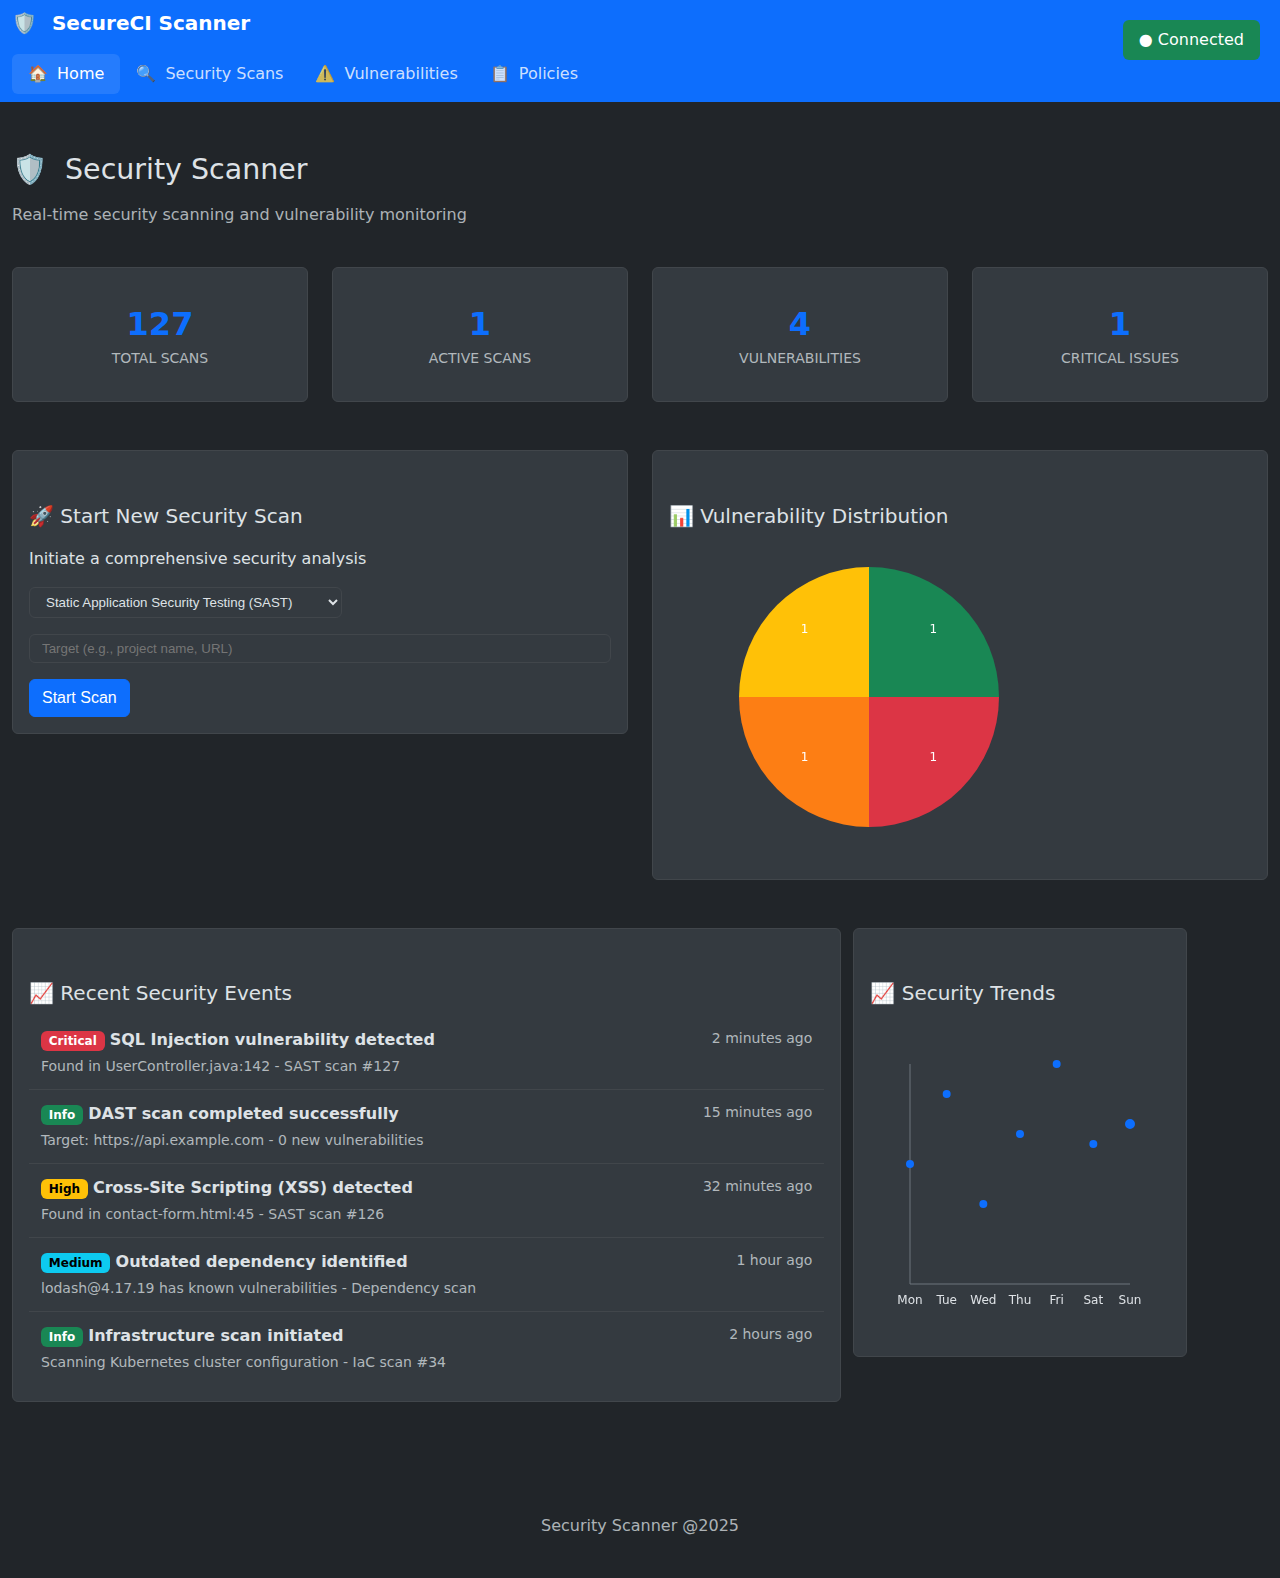
<file: Secure scanner.html>
<!DOCTYPE html>
<html lang="en" data-bs-theme="dark">
<head>
    <meta charset="UTF-8">
    <meta name="viewport" content="width=device-width, initial-scale=1.0">
    <title>Security Scanner - Comprehensive Security Monitoring</title>
    
    <style>
        /* Bootstrap 5 Dark Theme with Security Focus */
        :root {
            --bs-blue: #0d6efd;
            --bs-indigo: #6610f2;
            --bs-purple: #6f42c1;
            --bs-pink: #d63384;
            --bs-red: #dc3545;
            --bs-orange: #fd7e14;
            --bs-yellow: #ffc107;
            --bs-green: #198754;
            --bs-teal: #20c997;
            --bs-cyan: #0dcaf0;
            --bs-white: #fff;
            --bs-gray: #6c757d;
            --bs-gray-dark: #343a40;
            --bs-gray-100: #f8f9fa;
            --bs-gray-200: #e9ecef;
            --bs-gray-300: #dee2e6;
            --bs-gray-400: #ced4da;
            --bs-gray-500: #adb5bd;
            --bs-gray-600: #6c757d;
            --bs-gray-700: #495057;
            --bs-gray-800: #343a40;
            --bs-gray-900: #212529;
            --bs-primary: #0d6efd;
            --bs-secondary: #6c757d;
            --bs-success: #198754;
            --bs-info: #0dcaf0;
            --bs-warning: #ffc107;
            --bs-danger: #dc3545;
            --bs-light: #f8f9fa;
            --bs-dark: #212529;
        }

        [data-bs-theme="dark"] {
            --bs-body-color: #dee2e6;
            --bs-body-bg: #212529;
            --bs-emphasis-color: #fff;
            --bs-secondary-color: rgba(222, 226, 230, .75);
            --bs-secondary-bg: #343a40;
            --bs-tertiary-color: rgba(222, 226, 230, .5);
            --bs-tertiary-bg: #2b3035;
            --bs-primary-bg-subtle: #031633;
            --bs-secondary-bg-subtle: #161719;
            --bs-success-bg-subtle: #051b11;
            --bs-info-bg-subtle: #032830;
            --bs-warning-bg-subtle: #332701;
            --bs-danger-bg-subtle: #2c0b0e;
            --bs-light-bg-subtle: #343a40;
            --bs-dark-bg-subtle: #1a1d20;
            --bs-primary-text-emphasis: #6ea8fe;
            --bs-secondary-text-emphasis: #a7acb1;
            --bs-success-text-emphasis: #75b798;
            --bs-info-text-emphasis: #6edff6;
            --bs-warning-text-emphasis: #ffda6a;
            --bs-danger-text-emphasis: #ea868f;
            --bs-light-text-emphasis: #f8f9fa;
            --bs-dark-text-emphasis: #dee2e6;
            --bs-primary-border-subtle: #084298;
            --bs-secondary-border-subtle: #41464b;
            --bs-success-border-subtle: #0f5132;
            --bs-info-border-subtle: #087990;
            --bs-warning-border-subtle: #997404;
            --bs-danger-border-subtle: #842029;
            --bs-light-border-subtle: #495057;
            --bs-dark-border-subtle: #343a40;
        }

        * {
            box-sizing: border-box;
        }

        body {
            margin: 0;
            font-family: system-ui, -apple-system, "Segoe UI", Roboto, "Helvetica Neue", "Noto Sans", "Liberation Sans", Arial, sans-serif;
            font-size: 1rem;
            font-weight: 400;
            line-height: 1.5;
            color: var(--bs-body-color);
            background-color: var(--bs-body-bg);
        }

        .container {
            width: 100%;
            padding-right: 0.75rem;
            padding-left: 0.75rem;
            margin-right: auto;
            margin-left: auto;
            max-width: 1320px;
        }

        .row {
            display: flex;
            flex-wrap: wrap;
            margin-right: -0.75rem;
            margin-left: -0.75rem;
        }

        .col, .col-md-3, .col-md-6, .col-md-8, .col-md-9, .col-12 {
            flex: 1 0 0%;
            padding-right: 0.75rem;
            padding-left: 0.75rem;
        }

        .col-md-3 { flex: 0 0 auto; width: 25%; }
        .col-md-6 { flex: 0 0 auto; width: 50%; }
        .col-md-8 { flex: 0 0 auto; width: 66.666667%; }
        .col-md-9 { flex: 0 0 auto; width: 75%; }
        .col-12 { flex: 0 0 auto; width: 100%; }

        .navbar {
            position: relative;
            display: flex;
            flex-wrap: wrap;
            align-items: center;
            justify-content: space-between;
            padding-top: 0.5rem;
            padding-bottom: 0.5rem;
            background-color: var(--bs-primary);
            color: white;
        }

        .navbar-brand {
            padding-top: 0.3125rem;
            padding-bottom: 0.3125rem;
            margin-right: 1rem;
            font-size: 1.25rem;
            text-decoration: none;
            color: white;
            font-weight: bold;
        }

        .nav {
            display: flex;
            flex-wrap: wrap;
            padding-left: 0;
            margin-bottom: 0;
            list-style: none;
        }

        .nav-link {
            display: block;
            padding: 0.5rem 1rem;
            text-decoration: none;
            color: rgba(255, 255, 255, 0.8);
            transition: color 0.15s ease-in-out;
        }

        .nav-link:hover,
        .nav-link.active {
            color: white;
            background-color: rgba(255, 255, 255, 0.1);
            border-radius: 0.375rem;
        }

        .card {
            position: relative;
            display: flex;
            flex-direction: column;
            min-width: 0;
            word-wrap: break-word;
            background-color: var(--bs-secondary-bg);
            border: 1px solid var(--bs-secondary-border-subtle);
            border-radius: 0.375rem;
            margin-bottom: 1.5rem;
        }

        .card-body {
            flex: 1 1 auto;
            padding: 1rem;
        }

        .card-title {
            margin-bottom: 0.5rem;
            font-size: 1.25rem;
            font-weight: 500;
        }

        .card-text {
            margin-bottom: 1rem;
        }

        .btn {
            display: inline-block;
            font-weight: 400;
            line-height: 1.5;
            color: var(--bs-body-color);
            text-align: center;
            text-decoration: none;
            vertical-align: middle;
            cursor: pointer;
            user-select: none;
            background-color: transparent;
            border: 1px solid transparent;
            padding: 0.375rem 0.75rem;
            font-size: 1rem;
            border-radius: 0.375rem;
            transition: color 0.15s ease-in-out, background-color 0.15s ease-in-out, border-color 0.15s ease-in-out, box-shadow 0.15s ease-in-out;
        }

        .btn-primary {
            color: #fff;
            background-color: var(--bs-primary);
            border-color: var(--bs-primary);
        }

        .btn-primary:hover {
            color: #fff;
            background-color: #0b5ed7;
            border-color: #0a58ca;
        }

        .btn-success {
            color: #fff;
            background-color: var(--bs-success);
            border-color: var(--bs-success);
        }

        .btn-danger {
            color: #fff;
            background-color: var(--bs-danger);
            border-color: var(--bs-danger);
        }

        .btn-warning {
            color: #000;
            background-color: var(--bs-warning);
            border-color: var(--bs-warning);
        }

        .badge {
            display: inline-block;
            padding: 0.35em 0.65em;
            font-size: 0.75em;
            font-weight: 700;
            line-height: 1;
            color: #fff;
            text-align: center;
            white-space: nowrap;
            vertical-align: baseline;
            border-radius: 0.375rem;
        }

        .badge.bg-danger { background-color: var(--bs-danger) !important; }
        .badge.bg-warning { background-color: var(--bs-warning) !important; color: #000; }
        .badge.bg-info { background-color: var(--bs-info) !important; color: #000; }
        .badge.bg-success { background-color: var(--bs-success) !important; }

        .alert {
            position: relative;
            padding: 1rem 1rem;
            margin-bottom: 1rem;
            border: 1px solid transparent;
            border-radius: 0.375rem;
        }

        .alert-info {
            color: #055160;
            background-color: var(--bs-info-bg-subtle);
            border-color: var(--bs-info-border-subtle);
        }

        .table {
            width: 100%;
            margin-bottom: 1rem;
            color: var(--bs-body-color);
            vertical-align: top;
            border-collapse: collapse;
        }

        .table th,
        .table td {
            padding: 0.5rem;
            border-bottom: 1px solid var(--bs-secondary-border-subtle);
        }

        .table-dark {
            background-color: var(--bs-dark);
        }

        .text-center { text-align: center; }
        .text-end { text-align: right; }
        .text-muted { color: var(--bs-secondary-color) !important; }
        .d-flex { display: flex !important; }
        .justify-content-between { justify-content: space-between !important; }
        .align-items-start { align-items: flex-start !important; }

        .mb-3 { margin-bottom: 1rem !important; }
        .mb-4 { margin-bottom: 1.5rem !important; }
        .mt-1 { margin-top: 0.25rem !important; }
        .mt-5 { margin-top: 3rem !important; }
        .py-4 { padding-top: 1.5rem !important; padding-bottom: 1.5rem !important; }
        .me-2 { margin-right: 0.5rem !important; }
        .me-auto { margin-right: auto !important; }

        .h3 {
            font-size: calc(1.3rem + 0.6vw);
            font-weight: 500;
            line-height: 1.2;
        }

        .h6 {
            font-size: 1rem;
            font-weight: 500;
        }

        .small {
            font-size: 0.875em;
        }

        .bg-dark {
            background-color: var(--bs-dark) !important;
        }

        .progress {
            display: flex;
            height: 1rem;
            overflow: hidden;
            font-size: 0.75rem;
            background-color: var(--bs-secondary-bg);
            border-radius: 0.375rem;
        }

        .progress-bar {
            display: flex;
            flex-direction: column;
            justify-content: center;
            overflow: hidden;
            color: #fff;
            text-align: center;
            white-space: nowrap;
            background-color: var(--bs-primary);
            transition: width 0.6s ease;
        }

        .connection-status {
            position: fixed;
            top: 20px;
            right: 20px;
            z-index: 1050;
            padding: 0.5rem 1rem;
            border-radius: 0.375rem;
            font-weight: 500;
        }

        .connection-status.connected {
            background-color: var(--bs-success);
            color: white;
        }

        .connection-status.disconnected {
            background-color: var(--bs-danger);
            color: white;
        }

        .chart-container {
            position: relative;
            height: 300px;
            margin: 1rem 0;
        }

        .metric-card {
            text-align: center;
            padding: 1rem;
        }

        .metric-number {
            font-size: 2rem;
            font-weight: bold;
            color: var(--bs-primary);
        }

        .metric-label {
            font-size: 0.875rem;
            color: var(--bs-secondary-color);
            text-transform: uppercase;
        }

        .scan-item {
            padding: 1rem;
            border-bottom: 1px solid var(--bs-secondary-border-subtle);
        }

        .scan-item:last-child {
            border-bottom: none;
        }

        .status-running {
            color: var(--bs-warning);
        }

        .status-completed {
            color: var(--bs-success);
        }

        .status-failed {
            color: var(--bs-danger);
        }

        .status-pending {
            color: var(--bs-info);
        }

        .footer {
            background-color: var(--bs-dark);
            margin-top: 3rem;
            padding: 1.5rem 0;
        }

        .event-item {
            padding: 0.75rem;
            border-bottom: 1px solid var(--bs-secondary-border-subtle);
            transition: background-color 0.15s ease-in-out;
        }

        .event-item:hover {
            background-color: var(--bs-tertiary-bg);
        }

        .event-item:last-child {
            border-bottom: none;
        }

        .event-time {
            font-size: 0.875rem;
            color: var(--bs-secondary-color);
        }

        /* Responsive Design */
        @media (max-width: 768px) {
            .col-md-3, .col-md-6, .col-md-8, .col-md-9 {
                flex: 0 0 auto;
                width: 100%;
            }
            
            .navbar {
                flex-direction: column;
            }
            
            .nav {
                width: 100%;
                justify-content: center;
                margin-top: 1rem;
            }
        }
    </style>
</head>
<body>
    <!-- Connection Status Indicator -->
    <div id="connectionStatus" class="connection-status disconnected">
        ● Disconnected
    </div>

    <!-- Navigation -->
    <nav class="navbar">
        <div class="container">
            <a class="navbar-brand" href="#home">
                <span style="margin-right: 0.5rem;">🛡️</span>
                SecureCI Scanner
            </a>
            
            <ul class="nav">
                <li class="nav-item">
                    <a class="nav-link active" href="#home" onclick="showSection('home')">
                        <span style="margin-right: 0.25rem;">🏠</span>
                        Home
                    </a>
                </li>
                <li class="nav-item">
                    <a class="nav-link" href="#scans" onclick="showSection('scans')">
                        <span style="margin-right: 0.25rem;">🔍</span>
                        Security Scans
                    </a>
                </li>
                <li class="nav-item">
                    <a class="nav-link" href="#vulnerabilities" onclick="showSection('vulnerabilities')">
                        <span style="margin-right: 0.25rem;">⚠️</span>
                        Vulnerabilities
                    </a>
                </li>
                <li class="nav-item">
                    <a class="nav-link" href="#policies" onclick="showSection('policies')">
                        <span style="margin-right: 0.25rem;">📋</span>
                        Policies
                    </a>
                </li>
            </ul>
        </div>
    </nav>

    <!-- Main Content -->
    <div class="container" style="margin-top: 2rem;">
        <!-- Home Section -->
        <section id="homeSection">
            <div class="row mb-4">
                <div class="col-12">
                    <h1 class="h3 mb-3">
                        <span style="margin-right: 0.5rem;">🛡️</span>
                        Security Scanner
                    </h1>
                    <p class="text-muted">Real-time security scanning and vulnerability monitoring</p>
                </div>
            </div>

            <!-- Real-time Metrics -->
            <div class="row mb-4">
                <div class="col-md-3">
                    <div class="card metric-card">
                        <div class="card-body">
                            <div class="metric-number" id="totalScans">127</div>
                            <div class="metric-label">Total Scans</div>
                        </div>
                    </div>
                </div>
                <div class="col-md-3">
                    <div class="card metric-card">
                        <div class="card-body">
                            <div class="metric-number" id="activeScans">3</div>
                            <div class="metric-label">Active Scans</div>
                        </div>
                    </div>
                </div>
                <div class="col-md-3">
                    <div class="card metric-card">
                        <div class="card-body">
                            <div class="metric-number" id="totalVulns">45</div>
                            <div class="metric-label">Vulnerabilities</div>
                        </div>
                    </div>
                </div>
                <div class="col-md-3">
                    <div class="card metric-card">
                        <div class="card-body">
                            <div class="metric-number" id="criticalVulns">7</div>
                            <div class="metric-label">Critical Issues</div>
                        </div>
                    </div>
                </div>
            </div>

            <!-- Start New Scan -->
            <div class="row mb-4">
                <div class="col-md-6">
                    <div class="card">
                        <div class="card-body">
                            <h5 class="card-title">🚀 Start New Security Scan</h5>
                            <p class="card-text">Initiate a comprehensive security analysis</p>
                            <select id="scanType" class="form-select mb-3" style="padding: 0.375rem 0.75rem; border: 1px solid var(--bs-secondary-border-subtle); border-radius: 0.375rem; background-color: var(--bs-secondary-bg); color: var(--bs-body-color);">
                                <option value="SAST">Static Application Security Testing (SAST)</option>
                                <option value="DAST">Dynamic Application Security Testing (DAST)</option>
                                <option value="IaC">Infrastructure as Code Scanning</option>
                            </select>
                            <input type="text" id="scanTarget" placeholder="Target (e.g., project name, URL)" 
                                   style="width: 100%; padding: 0.375rem 0.75rem; border: 1px solid var(--bs-secondary-border-subtle); border-radius: 0.375rem; background-color: var(--bs-secondary-bg); color: var(--bs-body-color); margin-bottom: 1rem;">
                            <button class="btn btn-primary" onclick="startScan()">Start Scan</button>
                        </div>
                    </div>
                </div>
                <div class="col-md-6">
                    <div class="card">
                        <div class="card-body">
                            <h5 class="card-title">📊 Vulnerability Distribution</h5>
                            <div class="chart-container">
                                <canvas id="severityChart" width="400" height="300"></canvas>
                            </div>
                        </div>
                    </div>
                </div>
            </div>

            <!-- Recent Activity -->
            <div class="row">
                <div class="col-md-8">
                    <div class="card">
                        <div class="card-body">
                            <h5 class="card-title">📈 Recent Security Events</h5>
                            <div id="recentEvents">
                                <div class="event-item">
                                    <div class="d-flex justify-content-between align-items-start">
                                        <div>
                                            <span class="badge bg-danger">Critical</span>
                                            <strong>SQL Injection vulnerability detected</strong>
                                        </div>
                                        <div class="event-time">2 minutes ago</div>
                                    </div>
                                    <div class="small text-muted mt-1">
                                        Found in UserController.java:142 - SAST scan #127
                                    </div>
                                </div>
                                <div class="event-item">
                                    <div class="d-flex justify-content-between align-items-start">
                                        <div>
                                            <span class="badge bg-success">Info</span>
                                            <strong>DAST scan completed successfully</strong>
                                        </div>
                                        <div class="event-time">15 minutes ago</div>
                                    </div>
                                    <div class="small text-muted mt-1">
                                        Target: https://api.example.com - 0 new vulnerabilities
                                    </div>
                                </div>
                                <div class="event-item">
                                    <div class="d-flex justify-content-between align-items-start">
                                        <div>
                                            <span class="badge bg-warning">High</span>
                                            <strong>Cross-Site Scripting (XSS) detected</strong>
                                        </div>
                                        <div class="event-time">32 minutes ago</div>
                                    </div>
                                    <div class="small text-muted mt-1">
                                        Found in contact-form.html:45 - SAST scan #126
                                    </div>
                                </div>
                                <div class="event-item">
                                    <div class="d-flex justify-content-between align-items-start">
                                        <div>
                                            <span class="badge bg-info">Medium</span>
                                            <strong>Outdated dependency identified</strong>
                                        </div>
                                        <div class="event-time">1 hour ago</div>
                                    </div>
                                    <div class="small text-muted mt-1">
                                        lodash@4.17.19 has known vulnerabilities - Dependency scan
                                    </div>
                                </div>
                                <div class="event-item">
                                    <div class="d-flex justify-content-between align-items-start">
                                        <div>
                                            <span class="badge bg-success">Info</span>
                                            <strong>Infrastructure scan initiated</strong>
                                        </div>
                                        <div class="event-time">2 hours ago</div>
                                    </div>
                                    <div class="small text-muted mt-1">
                                        Scanning Kubernetes cluster configuration - IaC scan #34
                                    </div>
                                </div>
                            </div>
                        </div>
                    </div>
                </div>
                <div class="col-md-4">
                    <div class="card">
                        <div class="card-body">
                            <h5 class="card-title">📈 Security Trends</h5>
                            <div class="chart-container">
                                <canvas id="trendsChart" width="300" height="300"></canvas>
                            </div>
                        </div>
                    </div>
                </div>
            </div>
        </section>

        <!-- Scans Section -->
        <section id="scansSection" style="display: none;">
            <div class="row mb-4">
                <div class="col-12">
                    <h1 class="h3 mb-3">
                        <span style="margin-right: 0.5rem;">🔍</span>
                        Security Scans
                    </h1>
                    <p class="text-muted">Monitor and manage security scanning activities</p>
                </div>
            </div>

            <div class="card">
                <div class="card-body">
                    <div id="scansList">
                        <div class="scan-item">
                            <div class="row">
                                <div class="col-md-3">
                                    <strong>SAST Scan #127</strong><br>
                                    <small class="text-muted">Started 5 minutes ago</small>
                                </div>
                                <div class="col-md-3">
                                    <span class="badge bg-warning status-running">Running</span>
                                </div>
                                <div class="col-md-6">
                                    <div class="progress">
                                        <div class="progress-bar" role="progressbar" style="width: 65%"></div>
                                    </div>
                                    <small class="text-muted">Analyzing source code...</small>
                                </div>
                            </div>
                        </div>
                        <div class="scan-item">
                            <div class="row">
                                <div class="col-md-3">
                                    <strong>DAST Scan #126</strong><br>
                                    <small class="text-muted">Completed 15 minutes ago</small>
                                </div>
                                <div class="col-md-3">
                                    <span class="badge bg-success status-completed">Completed</span>
                                </div>
                                <div class="col-md-6">
                                    <small class="text-muted">Found 0 new vulnerabilities</small>
                                </div>
                            </div>
                        </div>
                        <div class="scan-item">
                            <div class="row">
                                <div class="col-md-3">
                                    <strong>SAST Scan #125</strong><br>
                                    <small class="text-muted">Completed 32 minutes ago</small>
                                </div>
                                <div class="col-md-3">
                                    <span class="badge bg-success status-completed">Completed</span>
                                </div>
                                <div class="col-md-6">
                                    <small class="text-muted">Found 2 vulnerabilities (1 High, 1 Medium)</small>
                                </div>
                            </div>
                        </div>
                        <div class="scan-item">
                            <div class="row">
                                <div class="col-md-3">
                                    <strong>IaC Scan #34</strong><br>
                                    <small class="text-muted">Completed 2 hours ago</small>
                                </div>
                                <div class="col-md-3">
                                    <span class="badge bg-success status-completed">Completed</span>
                                </div>
                                <div class="col-md-6">
                                    <small class="text-muted">Kubernetes configuration validated</small>
                                </div>
                            </div>
                        </div>
                    </div>
                </div>
            </div>
        </section>

        <!-- Vulnerabilities Section -->
        <section id="vulnerabilitiesSection" style="display: none;">
            <div class="row mb-4">
                <div class="col-12">
                    <h1 class="h3 mb-3">
                        <span style="margin-right: 0.5rem;">⚠️</span>
                        Vulnerabilities
                    </h1>
                    <p class="text-muted">Security issues discovered during scanning</p>
                </div>
            </div>

            <div class="card">
                <div class="card-body">
                    <table class="table table-dark">
                        <thead>
                            <tr>
                                <th>Severity</th>
                                <th>Type</th>
                                <th>Description</th>
                                <th>File</th>
                                <th>CVSS</th>
                                <th>Actions</th>
                            </tr>
                        </thead>
                        <tbody id="vulnerabilitiesTable">
                            <!-- Dynamic vulnerabilities will be inserted here -->
                        </tbody>
                    </table>
                </div>
            </div>
        </section>

        <!-- Policies Section -->
        <section id="policiesSection" style="display: none;">
            <div class="row mb-4">
                <div class="col-12">
                    <h1 class="h3 mb-3">
                        <span style="margin-right: 0.5rem;">📋</span>
                        Policy Management
                    </h1>
                    <p class="text-muted">Manage HashiCorp Sentinel and OPA policies for security governance</p>
                </div>
            </div>

            <!-- Policy Overview -->
            <div class="row mb-4">
                <div class="col-md-3">
                    <div class="card">
                        <div class="card-body text-center">
                            <h5 class="card-title">Active Policies</h5>
                            <h2 class="text-info" id="totalPolicies">12</h2>
                            <small class="text-muted">Sentinel + OPA</small>
                        </div>
                    </div>
                </div>
                <div class="col-md-3">
                    <div class="card">
                        <div class="card-body text-center">
                            <h5 class="card-title">Policy Violations</h5>
                            <h2 class="text-danger" id="policyViolations">3</h2>
                            <small class="text-muted">Requires attention</small>
                        </div>
                    </div>
                </div>
                <div class="col-md-3">
                    <div class="card">
                        <div class="card-body text-center">
                            <h5 class="card-title">Compliance Score</h5>
                            <h2 class="text-success" id="complianceScore">87%</h2>
                            <small class="text-muted">Overall compliance</small>
                        </div>
                    </div>
                </div>
                <div class="col-md-3">
                    <div class="card">
                        <div class="card-body text-center">
                            <h5 class="card-title">Last Check</h5>
                            <h2 class="text-warning" id="lastPolicyCheck">2m</h2>
                            <small class="text-muted">ago</small>
                        </div>
                    </div>
                </div>
            </div>

            <!-- HashiCorp Sentinel Policies -->
            <div class="row mb-4">
                <div class="col-12">
                    <div class="card">
                        <div class="card-header d-flex justify-content-between align-items-center">
                            <h5 class="mb-0">HashiCorp Sentinel Policies</h5>
                            <button class="btn btn-success btn-sm" onclick="createSentinelPolicy()">+ New Policy</button>
                        </div>
                        <div class="card-body">
                            <div id="sentinelPolicies">
                                <!-- Sentinel policies will be loaded here -->
                            </div>
                        </div>
                    </div>
                </div>
            </div>

            <!-- OPA Policies -->
            <div class="row mb-4">
                <div class="col-12">
                    <div class="card">
                        <div class="card-header d-flex justify-content-between align-items-center">
                            <h5 class="mb-0">Open Policy Agent (OPA) Policies</h5>
                            <button class="btn btn-success btn-sm" onclick="createOPAPolicy()">+ New Policy</button>
                        </div>
                        <div class="card-body">
                            <div id="opaPolicies">
                                <!-- OPA policies will be loaded here -->
                            </div>
                        </div>
                    </div>
                </div>
            </div>

            <!-- Policy Violations -->
            <div class="row mb-4">
                <div class="col-12">
                    <div class="card">
                        <div class="card-header">
                            <h5 class="mb-0">Recent Policy Violations</h5>
                        </div>
                        <div class="card-body">
                            <div id="policyViolationsList">
                                <!-- Policy violations will be loaded here -->
                            </div>
                        </div>
                    </div>
                </div>
            </div>
        </section>
    </div>

    <!-- Footer -->
    <footer class="footer bg-dark py-4">
        <div class="container">
            <div class="row">
                <div class="col-12 text-center">
                    <p class="text-muted mb-0">Security Scanner @2025</p>
                </div>
            </div>
        </div>
    </footer>

    <script>
        // Application State - all dynamic
        let scanData = {
            totalScans: 127,
            activeScans: 1, // Only the running SAST scan
            totalVulns: 0,
            criticalVulns: 0
        };

        let severityData = {
            critical: 0,
            high: 0,
            medium: 0,
            low: 0
        };
        
        // Initialize severity data from existing vulnerabilities
        function initializeSeverityData() {
            severityData = { critical: 0, high: 0, medium: 0, low: 0 };
            vulnerabilities.forEach(vuln => {
                const severity = vuln.severity.toLowerCase();
                if (severityData[severity] !== undefined) {
                    severityData[severity]++;
                }
            });
            scanData.totalVulns = severityData.critical + severityData.high + severityData.medium + severityData.low;
            scanData.criticalVulns = severityData.critical;
        }

        let trendsData = {
            labels: ['Mon', 'Tue', 'Wed', 'Thu', 'Fri', 'Sat', 'Sun'],
            data: [12, 19, 8, 15, 22, 14, 16]
        };

        let runningScans = [];
        let scanCounter = 128;
        let lastScanTime = Date.now();
        
        // Dynamic vulnerabilities list
        let vulnerabilities = [
            {
                id: 1,
                severity: 'Critical',
                type: 'SQL Injection',
                description: 'Potential SQL injection vulnerability detected',
                file: 'src/main/java/UserController.java:142',
                cvss: '9.1',
                discovered: Date.now() - 7200000 // 2 hours ago
            },
            {
                id: 2,
                severity: 'High',
                type: 'Cross-Site Scripting',
                description: 'XSS vulnerability in user input handling',
                file: 'src/templates/contact-form.html:45',
                cvss: '7.4',
                discovered: Date.now() - 5400000 // 1.5 hours ago
            },
            {
                id: 3,
                severity: 'Medium',
                type: 'Dependency Vulnerability',
                description: 'Outdated lodash version with known vulnerabilities',
                file: 'package.json',
                cvss: '5.3',
                discovered: Date.now() - 3600000 // 1 hour ago
            },
            {
                id: 4,
                severity: 'Low',
                type: 'Information Disclosure',
                description: 'Server version exposed in HTTP headers',
                file: 'src/config/server.js:23',
                cvss: '3.1',
                discovered: Date.now() - 1800000 // 30 minutes ago
            }
        ];
        let vulnIdCounter = 5;
        
        // Policy Management State
        let policyData = {
            totalPolicies: 12,
            violations: 3,
            complianceScore: 87,
            lastCheck: Date.now() - 120000 // 2 minutes ago
        };
        
        // Mock HashiCorp Sentinel Policies
        let sentinelPolicies = [
            {
                id: 1,
                name: 'terraform-security-baseline',
                description: 'Enforces security baseline for Terraform resources',
                status: 'active',
                enforcement: 'hard-mandatory',
                lastUpdated: Date.now() - 3600000, // 1 hour ago
                violations: 0,
                code: `# terraform-security-baseline.sentinel\n\nimport "tfplan/v2" as tfplan\nimport "strings"\n\n# Check that all EC2 instances have security groups\nec2_instances_without_sg = filter tfplan.resource_changes as _, rc {\n    rc.type is "aws_instance" and\n    rc.change.after.security_groups is empty and\n    rc.change.after.vpc_security_group_ids is empty\n}\n\n# Main rule\nmain = rule {\n    length(ec2_instances_without_sg) == 0\n}`
            },
            {
                id: 2,
                name: 'kubernetes-pod-security',
                description: 'Validates Kubernetes pod security standards',
                status: 'active',
                enforcement: 'advisory',
                lastUpdated: Date.now() - 7200000, // 2 hours ago
                violations: 2,
                code: `# kubernetes-pod-security.sentinel\n\nimport "kubernetes" as k8s\n\n# Check that pods don't run as root\npods_running_as_root = filter k8s.resources.pods as _, pod {\n    pod.spec.securityContext.runAsUser is 0\n}\n\n# Check for privileged containers\nprivileged_containers = filter k8s.resources.pods as _, pod {\n    any pod.spec.containers as container {\n        container.securityContext.privileged is true\n    }\n}\n\n# Main rule\nmain = rule {\n    length(pods_running_as_root) == 0 and\n    length(privileged_containers) == 0\n}`
            },
            {
                id: 3,
                name: 'aws-cost-control',
                description: 'Controls AWS resource costs and instance types',
                status: 'active',
                enforcement: 'soft-mandatory',
                lastUpdated: Date.now() - 1800000, // 30 minutes ago
                violations: 1,
                code: `# aws-cost-control.sentinel\n\nimport "tfplan/v2" as tfplan\n\n# Allowed instance types\nallowed_instance_types = [\n    "t3.micro", "t3.small", "t3.medium",\n    "t2.micro", "t2.small", "t2.medium"\n]\n\n# Find expensive instances\nexpensive_instances = filter tfplan.resource_changes as _, rc {\n    rc.type is "aws_instance" and\n    rc.change.after.instance_type not in allowed_instance_types\n}\n\n# Main rule\nmain = rule {\n    length(expensive_instances) == 0\n}`
            }
        ];
        
        // Mock OPA Policies
        let opaPolicies = [
            {
                id: 1,
                name: 'container-security-policy',
                description: 'Enforces container security best practices',
                status: 'active',
                namespace: 'security',
                lastUpdated: Date.now() - 5400000, // 1.5 hours ago
                violations: 0,
                code: `# container-security-policy.rego\n\npackage security.containers\n\ndefault allow = false\n\n# Allow containers that meet security requirements\nallow {\n    input.securityContext.runAsNonRoot == true\n    input.securityContext.readOnlyRootFilesystem == true\n    not input.securityContext.privileged\n    input.securityContext.allowPrivilegeEscalation == false\n}\n\n# Deny containers with dangerous capabilities\ndeny[msg] {\n    input.securityContext.capabilities.add[_] == "SYS_ADMIN"\n    msg := "Container cannot have SYS_ADMIN capability"\n}\n\ndeny[msg] {\n    input.image\n    not startswith(input.image, "my-registry.com/")\n    msg := "Container image must be from approved registry"\n}`
            },
            {
                id: 2,
                name: 'ingress-policy',
                description: 'Controls ingress traffic and SSL requirements',
                status: 'active',
                namespace: 'networking',
                lastUpdated: Date.now() - 10800000, // 3 hours ago
                violations: 1,
                code: `# ingress-policy.rego\n\npackage networking.ingress\n\n# Require HTTPS for all ingresses\nrequire_https[msg] {\n    input.kind == "Ingress"\n    not input.metadata.annotations["kubernetes.io/ingress.class"]\n    msg := "Ingress must specify ingress class"\n}\n\nrequire_https[msg] {\n    input.kind == "Ingress"\n    not input.spec.tls\n    msg := "Ingress must use TLS/HTTPS"\n}\n\n# Check for allowed hosts\nallowed_hosts := [\n    "api.mycompany.com",\n    "app.mycompany.com",\n    "admin.mycompany.com"\n]\n\ndeny[msg] {\n    input.kind == "Ingress"\n    host := input.spec.rules[_].host\n    not host in allowed_hosts\n    msg := sprintf("Host %v is not in allowed hosts list", [host])\n}`
            },
            {
                id: 3,
                name: 'rbac-policy',
                description: 'Manages RBAC permissions and least privilege',
                status: 'active',
                namespace: 'security',
                lastUpdated: Date.now() - 900000, // 15 minutes ago
                violations: 0,
                code: `# rbac-policy.rego\n\npackage security.rbac\n\n# Prevent cluster-admin role bindings\ndeny[msg] {\n    input.kind == "ClusterRoleBinding"\n    input.roleRef.name == "cluster-admin"\n    msg := "cluster-admin role binding is not allowed"\n}\n\n# Require justification for privileged roles\nrequire_justification[msg] {\n    input.kind == "RoleBinding"\n    privileged_roles := ["admin", "edit", "cluster-admin"]\n    input.roleRef.name in privileged_roles\n    not input.metadata.annotations["justification"]\n    msg := "Privileged role bindings must have justification annotation"\n}\n\n# Check for service account permissions\nallow_service_account {\n    input.kind == "ServiceAccount"\n    input.metadata.namespace != "kube-system"\n    input.metadata.name != "default"\n}`
            }
        ];
        
        // Mock Policy Violations
        let policyViolations = [
            {
                id: 1,
                policyName: 'kubernetes-pod-security',
                policyType: 'sentinel',
                severity: 'High',
                resource: 'pod/nginx-deployment-7d8c4c8c8f-abc12',
                namespace: 'production',
                violation: 'Pod is running as root user (UID 0)',
                timestamp: Date.now() - 300000, // 5 minutes ago
                status: 'open'
            },
            {
                id: 2,
                policyName: 'ingress-policy',
                policyType: 'opa',
                severity: 'Medium',
                resource: 'ingress/api-gateway',
                namespace: 'staging',
                violation: 'Ingress host api-staging.example.com not in allowed hosts list',
                timestamp: Date.now() - 1800000, // 30 minutes ago
                status: 'open'
            },
            {
                id: 3,
                policyName: 'aws-cost-control',
                policyType: 'sentinel',
                severity: 'Critical',
                resource: 'aws_instance.web_server',
                namespace: 'infrastructure',
                violation: 'Instance type m5.xlarge exceeds allowed cost limits',
                timestamp: Date.now() - 600000, // 10 minutes ago
                status: 'open'
            }
        ];
        
        // Initialize with some default scans
        function initializeDefaultScans() {
            runningScans = [
                {
                    id: 127,
                    type: 'SAST',
                    target: 'current_project',
                    startTime: Date.now() - 45000, // 45 seconds ago, still progressing
                    progress: 0,
                    status: 'running'
                },
                {
                    id: 126,
                    type: 'DAST',
                    target: 'https://api.example.com',
                    startTime: Date.now() - 900000, // 15 minutes ago
                    progress: 100,
                    status: 'completed',
                    findings: 0
                },
                {
                    id: 125,
                    type: 'SAST',
                    target: 'current_project',
                    startTime: Date.now() - 1920000, // 32 minutes ago
                    progress: 100,
                    status: 'completed',
                    findings: 2
                },
                {
                    id: 124,
                    type: 'IaC',
                    target: 'kubernetes-config',
                    startTime: Date.now() - 7200000, // 2 hours ago
                    progress: 100,
                    status: 'completed',
                    findings: 0
                }
            ];
        }

        // Initialize Application
        document.addEventListener('DOMContentLoaded', function() {
            console.log('Security Scanner Application Starting...');
            
            // Initialize components in proper order
            initializeDefaultScans();
            initializeSeverityData(); // Calculate from existing vulnerabilities
            initializePolicyData(); // Initialize policy management
            updateMetrics();
            initializeCharts();
            updateConnectionStatus();
            updateScansList();
            updateVulnerabilitiesTable();
            loadPolicyManagement();
            
            // Start real-time updates - more frequent for smooth progress
            setInterval(updateLiveData, 2000); // Every 2 seconds for better progress visibility
            setInterval(updateConnectionStatus, 30000); // Check connection less frequently
            
            console.log('Security Scanner Application Initialized');
        });

        // Navigation Management
        function showSection(sectionName) {
            // Hide all sections
            const sections = ['homeSection', 'scansSection', 'vulnerabilitiesSection', 'policiesSection'];
            sections.forEach(section => {
                const element = document.getElementById(section);
                if (element) {
                    element.style.display = 'none';
                }
            });
            
            // Show selected section
            const targetSection = document.getElementById(sectionName + 'Section');
            if (targetSection) {
                targetSection.style.display = 'block';
            }
            
            // Update navigation
            document.querySelectorAll('.nav-link').forEach(link => {
                link.classList.remove('active');
            });
            
            const activeLink = document.querySelector(`[href="#${sectionName}"]`);
            if (activeLink) {
                activeLink.classList.add('active');
            }
            
            console.log(`Switched to section: ${sectionName}`);
        }

        // Connection Status Management
        function updateConnectionStatus() {
            const statusElement = document.getElementById('connectionStatus');
            // Keep connection stable - only change rarely
            const isConnected = Math.random() > 0.02; // 98% connection rate
            
            if (isConnected) {
                statusElement.textContent = '● Connected';
                statusElement.className = 'connection-status connected';
            } else {
                statusElement.textContent = '● Disconnected';
                statusElement.className = 'connection-status disconnected';
            }
        }

        // Data Management
        function updateMetrics() {
            document.getElementById('totalScans').textContent = scanData.totalScans;
            document.getElementById('activeScans').textContent = scanData.activeScans;
            document.getElementById('totalVulns').textContent = scanData.totalVulns;
            document.getElementById('criticalVulns').textContent = scanData.criticalVulns;
        }

        function updateLiveData() {
            // Update running scans (this handles progress and completion)
            updateRunningScans();
            
            // Update trends data periodically (less frequently)
            if (Math.random() > 0.95) {
                trendsData.data.shift();
                trendsData.data.push(scanData.totalVulns || Math.floor(Math.random() * 15) + 5);
                initializeCharts(); // Redraw charts when trends change
            }
            
            // Update metrics to reflect current state
            updateMetrics();
            
            if (Math.random() > 0.9) {
                console.log('Data updated via polling');
            }
        }

        // Scan Management
        function startScan() {
            const scanType = document.getElementById('scanType').value;
            const target = document.getElementById('scanTarget').value || 'current_project';
            
            console.log(`Starting ${scanType} scan on ${target}`);
            
            // Create new scan
            const newScan = {
                id: scanCounter++,
                type: scanType,
                target: target,
                startTime: Date.now(),
                progress: 0,
                status: 'running'
            };
            
            runningScans.push(newScan);
            scanData.activeScans += 1;
            scanData.totalScans += 1;
            updateMetrics();
            updateScansList();
            
            // Show success message
            showAlert(`${scanType} scan started successfully for target: ${target}`, 'success');
        }
        
        function updateRunningScans() {
            runningScans.forEach((scan, index) => {
                if (scan.status === 'running') {
                    // Update progress smoothly
                    const elapsed = Date.now() - scan.startTime;
                    const totalTime = 60000; // 1 minute scan time
                    const newProgress = Math.min(Math.floor((elapsed / totalTime) * 100), 100);
                    
                    // Only update if progress actually changed for smoother updates
                    if (newProgress > scan.progress) {
                        scan.progress = newProgress;
                    }
                    
                    // Complete scan when progress reaches 100%
                    if (scan.progress >= 100) {
                        scan.status = 'completed';
                        scanData.activeScans = Math.max(0, scanData.activeScans - 1);
                        
                        // Generate realistic findings based on scan type
                        let findings = 0;
                        if (scan.type === 'SAST') {
                            findings = Math.floor(Math.random() * 4) + 1; // 1-4 findings
                        } else if (scan.type === 'DAST') {
                            findings = Math.floor(Math.random() * 3); // 0-2 findings
                        } else if (scan.type === 'IaC') {
                            findings = Math.floor(Math.random() * 2); // 0-1 findings
                        }
                        
                        scan.findings = findings;
                        
                        if (findings > 0) {
                            addNewEvent(scan.type, findings);
                            
                            // Add actual vulnerabilities to the vulnerabilities section
                            const severities = ['Critical', 'High', 'Medium', 'Low'];
                            const weights = [0.1, 0.2, 0.4, 0.3]; // More medium/low, fewer critical
                            
                            for (let i = 0; i < findings; i++) {
                                const rand = Math.random();
                                let severity = 'Low';
                                if (rand < weights[0]) severity = 'Critical';
                                else if (rand < weights[0] + weights[1]) severity = 'High';
                                else if (rand < weights[0] + weights[1] + weights[2]) severity = 'Medium';
                                
                                addNewVulnerability(scan.type, severity);
                            }
                        }
                        
                        showAlert(`${scan.type} scan completed - Found ${findings} ${findings === 1 ? 'issue' : 'issues'}`, findings > 0 ? 'warning' : 'success');
                        updateMetrics();
                    }
                }
            });
            
            // Remove old completed scans (keep last 10)
            if (runningScans.length > 10) {
                runningScans = runningScans.slice(-10);
            }
            
            updateScansList();
        }
        
        function updateScansList() {
            const scansList = document.getElementById('scansList');
            if (!scansList) return;
            
            scansList.innerHTML = '';
            
            // Show running scans first
            runningScans.slice(-5).reverse().forEach(scan => {
                const timeAgo = Math.max(0, Math.floor((Date.now() - scan.startTime) / 60000));
                const secondsAgo = Math.max(0, Math.floor((Date.now() - scan.startTime) / 1000));
                const scanItem = document.createElement('div');
                scanItem.className = 'scan-item';
                
                if (scan.status === 'running') {
                    let statusMessage = 'Analyzing source code...';
                    let progressDetail = `${scan.progress}% complete`;
                    
                    if (scan.type === 'DAST') {
                        statusMessage = 'Testing web application...';
                        progressDetail = `${scan.progress}% - Testing endpoints`;
                    } else if (scan.type === 'IaC') {
                        statusMessage = 'Validating infrastructure config...';
                        progressDetail = `${scan.progress}% - Checking policies`;
                    } else if (scan.type === 'SAST') {
                        progressDetail = `${scan.progress}% - Scanning ${scan.target}`;
                    }
                    
                    const timeDisplay = timeAgo > 0 ? `${timeAgo} minutes ago` : `${secondsAgo} seconds ago`;
                    
                    scanItem.innerHTML = `
                        <div class="row">
                            <div class="col-md-3">
                                <strong>${scan.type} Scan #${scan.id}</strong><br>
                                <small class="text-muted">Started ${timeDisplay}</small>
                            </div>
                            <div class="col-md-3">
                                <span class="badge bg-warning status-running">Running</span>
                            </div>
                            <div class="col-md-6">
                                <div class="progress mb-1">
                                    <div class="progress-bar progress-bar-striped progress-bar-animated" 
                                         role="progressbar" style="width: ${scan.progress}%"></div>
                                </div>
                                <small class="text-muted">${progressDetail}</small>
                            </div>
                        </div>
                    `;
                } else {
                    const findings = scan.findings !== undefined ? scan.findings : 0;
                    let resultMessage = '';
                    
                    if (findings === 0) {
                        if (scan.type === 'DAST') {
                            resultMessage = `Target: ${scan.target} - No vulnerabilities found`;
                        } else if (scan.type === 'IaC') {
                            resultMessage = `${scan.target} configuration validated - Clean`;
                        } else {
                            resultMessage = 'No vulnerabilities found';
                        }
                    } else {
                        if (scan.type === 'SAST') {
                            resultMessage = `Found ${findings} code ${findings === 1 ? 'issue' : 'issues'} in ${scan.target}`;
                        } else if (scan.type === 'DAST') {
                            resultMessage = `Found ${findings} web ${findings === 1 ? 'vulnerability' : 'vulnerabilities'}`;
                        } else {
                            resultMessage = `Found ${findings} configuration ${findings === 1 ? 'issue' : 'issues'}`;
                        }
                    }
                    
                    const timeDisplay = timeAgo > 0 ? `${timeAgo} minutes ago` : `${secondsAgo} seconds ago`;
                    
                    scanItem.innerHTML = `
                        <div class="row">
                            <div class="col-md-3">
                                <strong>${scan.type} Scan #${scan.id}</strong><br>
                                <small class="text-muted">Completed ${timeDisplay}</small>
                            </div>
                            <div class="col-md-3">
                                <span class="badge ${findings > 0 ? 'bg-warning' : 'bg-success'} status-completed">
                                    ${findings > 0 ? 'Issues Found' : 'Clean'}
                                </span>
                            </div>
                            <div class="col-md-6">
                                <small class="text-muted">${resultMessage}</small>
                            </div>
                        </div>
                    `;
                }
                
                scansList.appendChild(scanItem);
            });
        }
        
        function addNewEvent(scanType, findings) {
            const eventsContainer = document.getElementById('recentEvents');
            if (!eventsContainer) return;
            
            const severityTypes = ['Critical', 'High', 'Medium', 'Low'];
            const severityColors = ['bg-danger', 'bg-warning', 'bg-info', 'bg-success'];
            const eventTypes = [
                'SQL Injection vulnerability detected',
                'Cross-Site Scripting (XSS) found',
                'Insecure dependency identified',
                'Authentication bypass detected',
                'Information disclosure found'
            ];
            
            for (let i = 0; i < findings; i++) {
                const severityIndex = Math.floor(Math.random() * severityTypes.length);
                const eventType = eventTypes[Math.floor(Math.random() * eventTypes.length)];
                
                const newEvent = document.createElement('div');
                newEvent.className = 'event-item';
                newEvent.innerHTML = `
                    <div class="d-flex justify-content-between align-items-start">
                        <div>
                            <span class="badge ${severityColors[severityIndex]}">${severityTypes[severityIndex]}</span>
                            <strong>${eventType}</strong>
                        </div>
                        <div class="event-time">Just now</div>
                    </div>
                    <div class="small text-muted mt-1">
                        Found in scan #${scanCounter - 1} - ${scanType} analysis
                    </div>
                `;
                
                // Insert at the beginning
                eventsContainer.insertBefore(newEvent, eventsContainer.firstChild);
                
                // Remove old events if too many
                if (eventsContainer.children.length > 8) {
                    eventsContainer.removeChild(eventsContainer.lastChild);
                }
            }
        }
        
        function showVulnDetails(vulnType, severity, file) {
            const details = {
                'SQL Injection': {
                    description: 'SQL injection vulnerability allows attackers to execute malicious SQL statements.',
                    recommendation: 'Use parameterized queries and input validation.',
                    cwe: 'CWE-89'
                },
                'Cross-Site Scripting': {
                    description: 'XSS vulnerability allows execution of malicious scripts in user browsers.',
                    recommendation: 'Implement proper input sanitization and output encoding.',
                    cwe: 'CWE-79'
                },
                'Dependency Vulnerability': {
                    description: 'Outdated dependency contains known security vulnerabilities.',
                    recommendation: 'Update to the latest secure version of the dependency.',
                    cwe: 'CWE-1104'
                },
                'Information Disclosure': {
                    description: 'Sensitive information is exposed to unauthorized users.',
                    recommendation: 'Remove or restrict access to sensitive information.',
                    cwe: 'CWE-200'
                }
            };
            
            const detail = details[vulnType] || { description: 'No details available', recommendation: 'Review manually', cwe: 'N/A' };
            
            alert(`🔍 Vulnerability Details\n\nType: ${vulnType}\nSeverity: ${severity}\nFile: ${file}\n\nDescription: ${detail.description}\n\nRecommendation: ${detail.recommendation}\n\nCWE: ${detail.cwe}`);
        }
        
        // Vulnerability Management
        function updateVulnerabilitiesTable() {
            const tbody = document.getElementById('vulnerabilitiesTable');
            if (!tbody) return;
            
            tbody.innerHTML = '';
            
            vulnerabilities.forEach(vuln => {
                const timeAgo = Math.floor((Date.now() - vuln.discovered) / 60000);
                const severityClass = {
                    'Critical': 'bg-danger',
                    'High': 'bg-warning', 
                    'Medium': 'bg-info',
                    'Low': 'bg-success'
                }[vuln.severity] || 'bg-secondary';
                
                const row = document.createElement('tr');
                row.innerHTML = `
                    <td><span class="badge ${severityClass}">${vuln.severity}</span></td>
                    <td>${vuln.type}</td>
                    <td>${vuln.description}</td>
                    <td>${vuln.file}</td>
                    <td>${vuln.cvss}</td>
                    <td><button class="btn btn-primary" style="font-size: 0.75rem; padding: 0.25rem 0.5rem;" onclick="showVulnDetails('${vuln.type}', '${vuln.severity}', '${vuln.file}')">View Details</button></td>
                `;
                tbody.appendChild(row);
            });
        }
        
        function addNewVulnerability(scanType, severity, description) {
            const vulnTypes = {
                'SAST': [
                    'SQL Injection',
                    'Cross-Site Scripting',
                    'Command Injection',
                    'Path Traversal',
                    'Insecure Deserialization'
                ],
                'DAST': [
                    'Authentication Bypass',
                    'Session Fixation',
                    'Broken Access Control',
                    'Security Misconfiguration',
                    'XML External Entity'
                ],
                'IaC': [
                    'Insecure Port Configuration',
                    'Privilege Escalation',
                    'Network Policy Violation',
                    'Secret Exposure',
                    'Resource Limit Missing'
                ]
            };
            
            const files = {
                'SAST': [
                    'src/main/java/SecurityController.java',
                    'src/components/LoginForm.tsx',
                    'lib/authentication.py',
                    'models/User.js',
                    'controllers/apiController.php'
                ],
                'DAST': [
                    '/api/login',
                    '/admin/dashboard',
                    'https://api.example.com/v1/users',
                    '/webhook/payment',
                    '/api/upload'
                ],
                'IaC': [
                    'kubernetes/deployment.yaml',
                    'docker-compose.yml', 
                    'terraform/main.tf',
                    'helm/values.yaml',
                    'ansible/playbook.yml'
                ]
            };
            
            const typeList = vulnTypes[scanType] || vulnTypes['SAST'];
            const fileList = files[scanType] || files['SAST'];
            
            const type = typeList[Math.floor(Math.random() * typeList.length)];
            const file = fileList[Math.floor(Math.random() * fileList.length)] + ':' + (Math.floor(Math.random() * 200) + 10);
            
            const cvssScores = {
                'Critical': (Math.random() * 1.9 + 8.1).toFixed(1), // 8.1-10.0
                'High': (Math.random() * 2.9 + 6.1).toFixed(1),     // 6.1-9.0 
                'Medium': (Math.random() * 2.9 + 4.1).toFixed(1),   // 4.1-7.0
                'Low': (Math.random() * 3.9 + 0.1).toFixed(1)       // 0.1-4.0
            };
            
            const newVuln = {
                id: vulnIdCounter++,
                severity: severity,
                type: type,
                description: description || `${type} vulnerability detected in ${scanType} scan`,
                file: file,
                cvss: cvssScores[severity] || '5.0',
                discovered: Date.now()
            };
            
            vulnerabilities.unshift(newVuln); // Add to beginning
            
            // Keep only latest 20 vulnerabilities
            if (vulnerabilities.length > 20) {
                vulnerabilities = vulnerabilities.slice(0, 20);
                
                // Recalculate severity data after trimming
                initializeSeverityData();
            }
            
            updateVulnerabilitiesTable();
            
            // Update severity counts
            const severityKey = severity.toLowerCase();
            if (severityData[severityKey] !== undefined) {
                severityData[severityKey]++;
            }
            
            // Recalculate totals
            scanData.totalVulns = severityData.critical + severityData.high + severityData.medium + severityData.low;
            scanData.criticalVulns = severityData.critical;
            
            // Update charts with new data
            initializeCharts();
            
            return newVuln;
        }

        // Policy Management Functions
        function initializePolicyData() {
            // Update policy metrics from data
            policyData.totalPolicies = sentinelPolicies.length + opaPolicies.length;
            policyData.violations = policyViolations.filter(v => v.status === 'open').length;
            
            // Calculate compliance score
            const totalChecks = policyData.totalPolicies * 10; // Assume each policy has 10 checks
            const violations = policyData.violations;
            policyData.complianceScore = Math.max(0, Math.round((totalChecks - violations * 5) / totalChecks * 100));
        }
        
        function loadPolicyManagement() {
            updatePolicyMetrics();
            loadSentinelPolicies();
            loadOPAPolicies();
            loadPolicyViolations();
        }
        
        function updatePolicyMetrics() {
            document.getElementById('totalPolicies').textContent = policyData.totalPolicies;
            document.getElementById('policyViolations').textContent = policyData.violations;
            document.getElementById('complianceScore').textContent = policyData.complianceScore + '%';
            
            const minutes = Math.floor((Date.now() - policyData.lastCheck) / 60000);
            document.getElementById('lastPolicyCheck').textContent = minutes + 'm';
        }
        
        function loadSentinelPolicies() {
            const container = document.getElementById('sentinelPolicies');
            if (!container) return;
            
            container.innerHTML = '';
            
            sentinelPolicies.forEach(policy => {
                const policyCard = document.createElement('div');
                policyCard.className = 'border rounded p-3 mb-3';
                policyCard.style.backgroundColor = 'var(--bs-secondary-bg)';
                
                const statusColor = policy.status === 'active' ? 'success' : 'secondary';
                const violationColor = policy.violations > 0 ? 'danger' : 'success';
                const timeAgo = Math.floor((Date.now() - policy.lastUpdated) / 60000);
                
                policyCard.innerHTML = `
                    <div class="row">
                        <div class="col-md-8">
                            <h6 class="mb-1">${policy.name}</h6>
                            <p class="text-muted small mb-2">${policy.description}</p>
                            <div class="d-flex align-items-center gap-2">
                                <span class="badge bg-${statusColor}">${policy.status}</span>
                                <span class="badge bg-info">${policy.enforcement}</span>
                                <span class="badge bg-${violationColor}">${policy.violations} violations</span>
                                <small class="text-muted">Updated ${timeAgo}m ago</small>
                            </div>
                        </div>
                        <div class="col-md-4 text-end">
                            <button class="btn btn-outline-primary btn-sm me-1" onclick="viewSentinelPolicy(${policy.id})">View Code</button>
                            <button class="btn btn-outline-secondary btn-sm me-1" onclick="editSentinelPolicy(${policy.id})">Edit</button>
                            <button class="btn btn-outline-warning btn-sm" onclick="testSentinelPolicy(${policy.id})">Test</button>
                        </div>
                    </div>
                `;
                
                container.appendChild(policyCard);
            });
        }
        
        function loadOPAPolicies() {
            const container = document.getElementById('opaPolicies');
            if (!container) return;
            
            container.innerHTML = '';
            
            opaPolicies.forEach(policy => {
                const policyCard = document.createElement('div');
                policyCard.className = 'border rounded p-3 mb-3';
                policyCard.style.backgroundColor = 'var(--bs-secondary-bg)';
                
                const statusColor = policy.status === 'active' ? 'success' : 'secondary';
                const violationColor = policy.violations > 0 ? 'danger' : 'success';
                const timeAgo = Math.floor((Date.now() - policy.lastUpdated) / 60000);
                
                policyCard.innerHTML = `
                    <div class="row">
                        <div class="col-md-8">
                            <h6 class="mb-1">${policy.name}</h6>
                            <p class="text-muted small mb-2">${policy.description}</p>
                            <div class="d-flex align-items-center gap-2">
                                <span class="badge bg-${statusColor}">${policy.status}</span>
                                <span class="badge bg-secondary">${policy.namespace}</span>
                                <span class="badge bg-${violationColor}">${policy.violations} violations</span>
                                <small class="text-muted">Updated ${timeAgo}m ago</small>
                            </div>
                        </div>
                        <div class="col-md-4 text-end">
                            <button class="btn btn-outline-primary btn-sm me-1" onclick="viewOPAPolicy(${policy.id})">View Code</button>
                            <button class="btn btn-outline-secondary btn-sm me-1" onclick="editOPAPolicy(${policy.id})">Edit</button>
                            <button class="btn btn-outline-warning btn-sm" onclick="testOPAPolicy(${policy.id})">Test</button>
                        </div>
                    </div>
                `;
                
                container.appendChild(policyCard);
            });
        }
        
        function loadPolicyViolations() {
            const container = document.getElementById('policyViolationsList');
            if (!container) return;
            
            container.innerHTML = '';
            
            if (policyViolations.length === 0) {
                container.innerHTML = '<p class="text-muted text-center">No policy violations found</p>';
                return;
            }
            
            policyViolations.forEach(violation => {
                const violationCard = document.createElement('div');
                violationCard.className = 'border rounded p-3 mb-3';
                violationCard.style.backgroundColor = 'var(--bs-secondary-bg)';
                
                const severityColor = {
                    'Critical': 'danger',
                    'High': 'warning', 
                    'Medium': 'info',
                    'Low': 'success'
                }[violation.severity] || 'secondary';
                
                const timeAgo = Math.floor((Date.now() - violation.timestamp) / 60000);
                const typeIcon = violation.policyType === 'sentinel' ? '🏛️' : '🔒';
                
                violationCard.innerHTML = `
                    <div class="row">
                        <div class="col-md-8">
                            <div class="d-flex align-items-center mb-2">
                                <span style="margin-right: 0.5rem;">${typeIcon}</span>
                                <h6 class="mb-0">${violation.policyName}</h6>
                                <span class="badge bg-${severityColor} ms-2">${violation.severity}</span>
                            </div>
                            <p class="mb-1"><strong>Resource:</strong> ${violation.resource}</p>
                            <p class="mb-1"><strong>Namespace:</strong> ${violation.namespace}</p>
                            <p class="text-muted small mb-0">${violation.violation}</p>
                        </div>
                        <div class="col-md-4 text-end">
                            <small class="text-muted d-block">${timeAgo} minutes ago</small>
                            <div class="mt-2">
                                <button class="btn btn-outline-primary btn-sm me-1" onclick="viewViolationDetails(${violation.id})">Details</button>
                                <button class="btn btn-outline-success btn-sm" onclick="resolveViolation(${violation.id})">Resolve</button>
                            </div>
                        </div>
                    </div>
                `;
                
                container.appendChild(violationCard);
            });
        }
        
        function createSentinelPolicy() {
            const name = prompt('Enter policy name:');
            if (!name) return;
            
            const description = prompt('Enter policy description:');
            if (!description) return;
            
            const newPolicy = {
                id: sentinelPolicies.length + 1,
                name: name,
                description: description,
                status: 'active',
                enforcement: 'advisory',
                lastUpdated: Date.now(),
                violations: 0,
                code: `# ${name}.sentinel\n\n# Add your Sentinel policy code here\n\nmain = rule {\n    true\n}`
            };
            
            sentinelPolicies.push(newPolicy);
            policyData.totalPolicies++;
            loadPolicyManagement();
            showAlert(`Sentinel policy "${name}" created successfully`, 'success');
        }
        
        function createOPAPolicy() {
            const name = prompt('Enter policy name:');
            if (!name) return;
            
            const description = prompt('Enter policy description:');
            if (!description) return;
            
            const namespace = prompt('Enter namespace (e.g., security, networking):') || 'default';
            
            const newPolicy = {
                id: opaPolicies.length + 1,
                name: name,
                description: description,
                status: 'active',
                namespace: namespace,
                lastUpdated: Date.now(),
                violations: 0,
                code: `# ${name}.rego\n\npackage ${namespace}.${name.replace(/[^a-zA-Z0-9]/g, '')}\n\n# Add your OPA policy code here\n\ndefault allow = false\n\nallow {\n    # Define your allow rules here\n    true\n}`
            };
            
            opaPolicies.push(newPolicy);
            policyData.totalPolicies++;
            loadPolicyManagement();
            showAlert(`OPA policy "${name}" created successfully`, 'success');
        }
        
        function viewSentinelPolicy(id) {
            const policy = sentinelPolicies.find(p => p.id === id);
            if (!policy) return;
            
            alert(`HashiCorp Sentinel Policy: ${policy.name}\n\nDescription: ${policy.description}\nEnforcement: ${policy.enforcement}\nStatus: ${policy.status}\n\nCode:\n${policy.code}`);
        }
        
        function viewOPAPolicy(id) {
            const policy = opaPolicies.find(p => p.id === id);
            if (!policy) return;
            
            alert(`OPA Policy: ${policy.name}\n\nDescription: ${policy.description}\nNamespace: ${policy.namespace}\nStatus: ${policy.status}\n\nCode:\n${policy.code}`);
        }
        
        function editSentinelPolicy(id) {
            const policy = sentinelPolicies.find(p => p.id === id);
            if (!policy) return;
            
            const newCode = prompt(`Edit Sentinel policy "${policy.name}" code:`, policy.code);
            if (newCode !== null && newCode !== policy.code) {
                policy.code = newCode;
                policy.lastUpdated = Date.now();
                loadPolicyManagement();
                showAlert(`Sentinel policy "${policy.name}" updated`, 'success');
            }
        }
        
        function editOPAPolicy(id) {
            const policy = opaPolicies.find(p => p.id === id);
            if (!policy) return;
            
            const newCode = prompt(`Edit OPA policy "${policy.name}" code:`, policy.code);
            if (newCode !== null && newCode !== policy.code) {
                policy.code = newCode;
                policy.lastUpdated = Date.now();
                loadPolicyManagement();
                showAlert(`OPA policy "${policy.name}" updated`, 'success');
            }
        }
        
        function testSentinelPolicy(id) {
            const policy = sentinelPolicies.find(p => p.id === id);
            if (!policy) return;
            
            showAlert(`Testing Sentinel policy "${policy.name}"...\\n\\nTest Result: PASS\\nExecution time: 23ms\\nMemory usage: 1.2MB`, 'info');
        }
        
        function testOPAPolicy(id) {
            const policy = opaPolicies.find(p => p.id === id);
            if (!policy) return;
            
            showAlert(`Testing OPA policy "${policy.name}"...\\n\\nTest Result: PASS\\nDecision: allow = true\\nExecution time: 15ms`, 'info');
        }
        
        function viewViolationDetails(id) {
            const violation = policyViolations.find(v => v.id === id);
            if (!violation) return;
            
            alert(`Policy Violation Details\\n\\nPolicy: ${violation.policyName} (${violation.policyType})\\nSeverity: ${violation.severity}\\nResource: ${violation.resource}\\nNamespace: ${violation.namespace}\\n\\nViolation: ${violation.violation}\\n\\nTimestamp: ${new Date(violation.timestamp).toLocaleString()}`);
        }
        
        function resolveViolation(id) {
            const violation = policyViolations.find(v => v.id === id);
            if (!violation) return;
            
            if (confirm(`Mark violation "${violation.violation}" as resolved?`)) {
                violation.status = 'resolved';
                policyData.violations--;
                policyData.complianceScore = Math.min(100, policyData.complianceScore + 2);
                loadPolicyManagement();
                showAlert('Policy violation resolved', 'success');
            }
        }

        function showAlert(message, type) {
            const alertDiv = document.createElement('div');
            alertDiv.className = `alert alert-${type}`;
            alertDiv.style.position = 'fixed';
            alertDiv.style.top = '80px';
            alertDiv.style.right = '20px';
            alertDiv.style.zIndex = '1060';
            alertDiv.style.minWidth = '300px';
            alertDiv.textContent = message;
            
            document.body.appendChild(alertDiv);
            
            setTimeout(() => {
                alertDiv.remove();
            }, 5000);
        }

        // Chart Initialization (Simplified)
        function initializeCharts() {
            // Severity Chart
            const severityCtx = document.getElementById('severityChart');
            if (severityCtx) {
                drawPieChart(severityCtx, severityData);
            }
            
            // Trends Chart
            const trendsCtx = document.getElementById('trendsChart');
            if (trendsCtx) {
                drawLineChart(trendsCtx, trendsData);
            }
        }

        function drawPieChart(canvas, data) {
            const ctx = canvas.getContext('2d');
            const centerX = canvas.width / 2;
            const centerY = canvas.height / 2;
            const radius = Math.min(centerX, centerY) - 20;
            
            const total = Object.values(data).reduce((sum, value) => sum + value, 0);
            const colors = ['#dc3545', '#fd7e14', '#ffc107', '#198754'];
            const labels = ['Critical', 'High', 'Medium', 'Low'];
            
            let currentAngle = 0;
            Object.values(data).forEach((value, index) => {
                const sliceAngle = (value / total) * 2 * Math.PI;
                
                ctx.beginPath();
                ctx.arc(centerX, centerY, radius, currentAngle, currentAngle + sliceAngle);
                ctx.lineTo(centerX, centerY);
                ctx.fillStyle = colors[index];
                ctx.fill();
                
                // Add labels
                const labelAngle = currentAngle + sliceAngle / 2;
                const labelX = centerX + Math.cos(labelAngle) * (radius * 0.7);
                const labelY = centerY + Math.sin(labelAngle) * (radius * 0.7);
                
                ctx.fillStyle = '#fff';
                ctx.font = '12px system-ui';
                ctx.textAlign = 'center';
                ctx.fillText(value, labelX, labelY);
                
                currentAngle += sliceAngle;
            });
        }

        function drawLineChart(canvas, data) {
            const ctx = canvas.getContext('2d');
            const padding = 40;
            const chartWidth = canvas.width - 2 * padding;
            const chartHeight = canvas.height - 2 * padding;
            
            const maxValue = Math.max(...data.data);
            const stepX = chartWidth / (data.labels.length - 1);
            
            // Draw axes
            ctx.strokeStyle = '#6c757d';
            ctx.beginPath();
            ctx.moveTo(padding, padding);
            ctx.lineTo(padding, canvas.height - padding);
            ctx.lineTo(canvas.width - padding, canvas.height - padding);
            ctx.stroke();
            
            // Draw data line
            ctx.strokeStyle = '#0d6efd';
            ctx.lineWidth = 2;
            ctx.beginPath();
            
            data.data.forEach((value, index) => {
                const x = padding + index * stepX;
                const y = canvas.height - padding - (value / maxValue) * chartHeight;
                
                if (index === 0) {
                    ctx.moveTo(x, y);
                } else {
                    ctx.lineTo(x, y);
                }
                
                // Draw data points
                ctx.fillStyle = '#0d6efd';
                ctx.beginPath();
                ctx.arc(x, y, 4, 0, 2 * Math.PI);
                ctx.fill();
            });
            
            ctx.stroke();
            
            // Draw labels
            ctx.fillStyle = '#dee2e6';
            ctx.font = '12px system-ui';
            ctx.textAlign = 'center';
            
            data.labels.forEach((label, index) => {
                const x = padding + index * stepX;
                const y = canvas.height - padding + 20;
                ctx.fillText(label, x, y);
            });
        }

        // Keyboard shortcuts
        document.addEventListener('keydown', function(e) {
            if (e.ctrlKey || e.metaKey) {
                switch(e.key) {
                    case '1':
                        e.preventDefault();
                        showSection('home');
                        break;
                    case '2':
                        e.preventDefault();
                        showSection('scans');
                        break;
                    case '3':
                        e.preventDefault();
                        showSection('vulnerabilities');
                        break;
                }
            }
        });

        // Resize charts on window resize
        window.addEventListener('resize', function() {
            setTimeout(initializeCharts, 100);
        });

        console.log('Security Scanner Application Initialized');
        console.log('Available keyboard shortcuts: Ctrl+1 (Home), Ctrl+2 (Scans), Ctrl+3 (Vulnerabilities)');
    </script>
</body>
</html>
</file>
